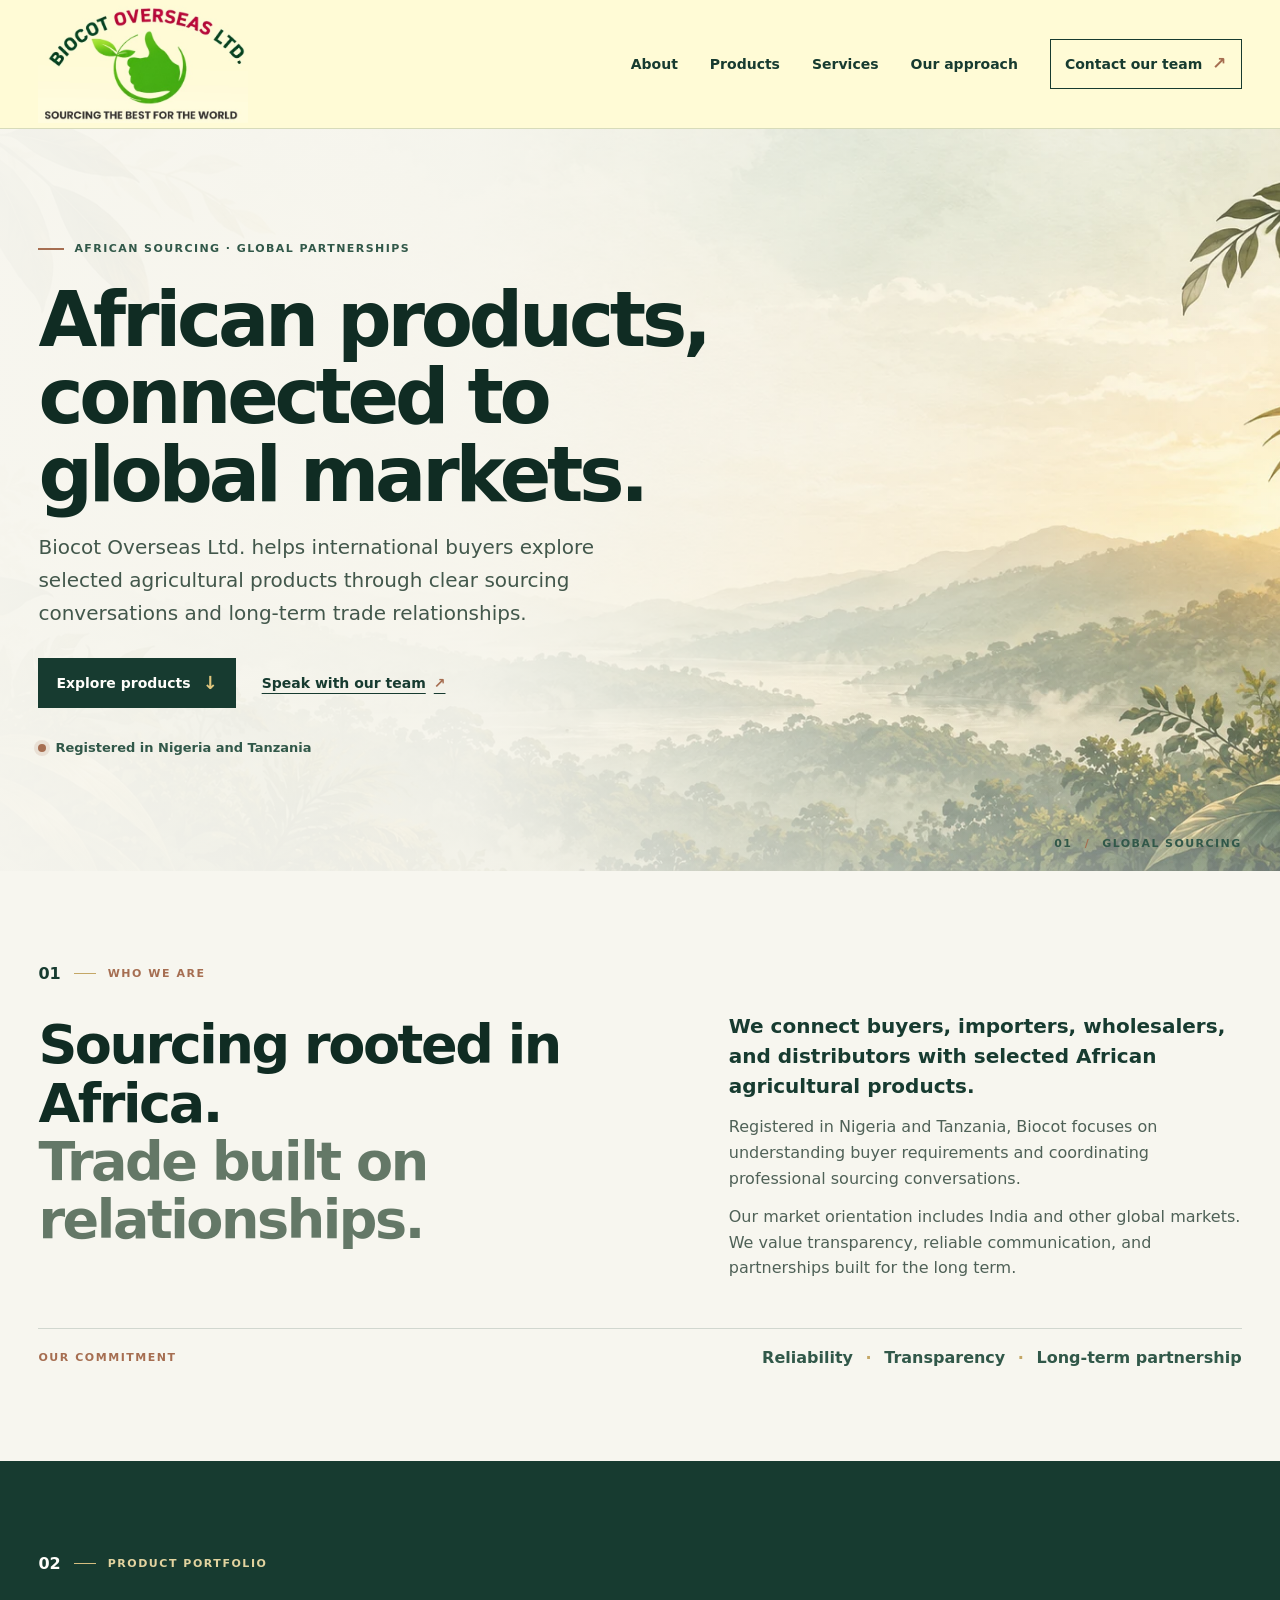
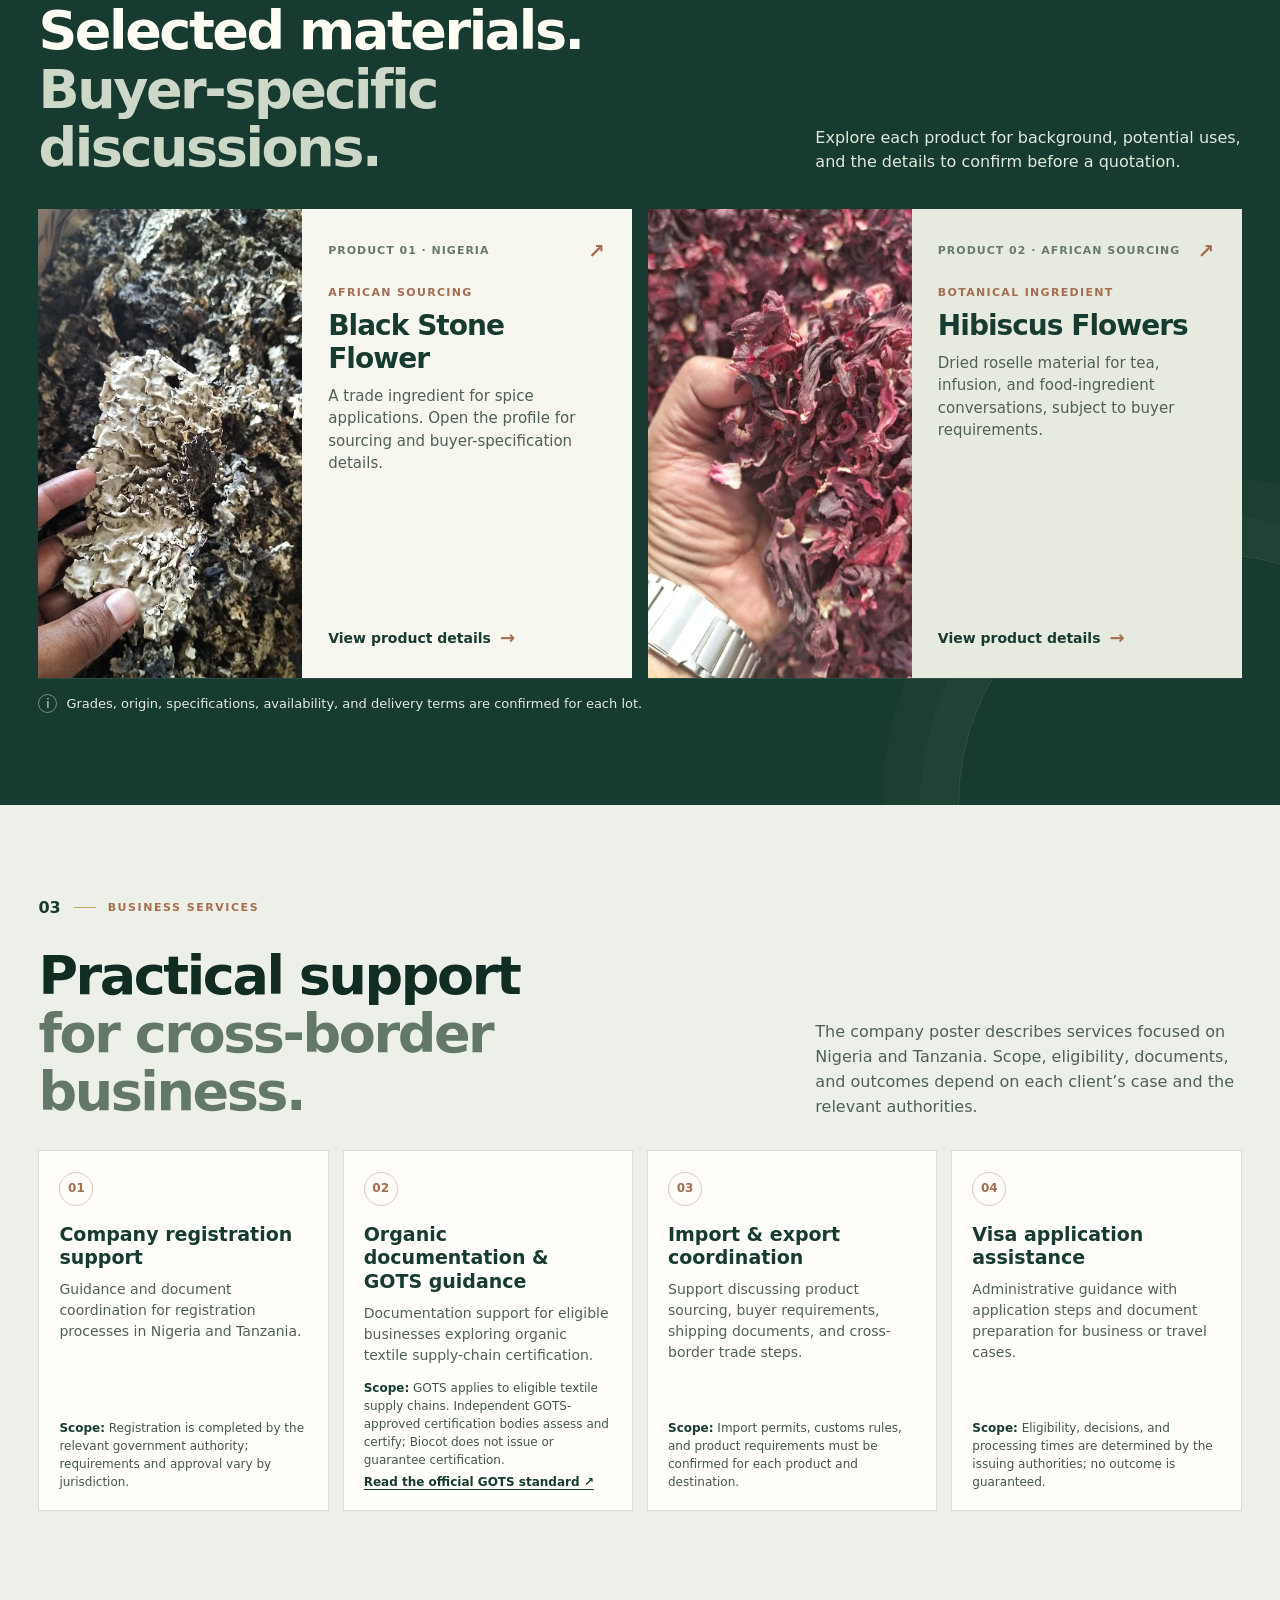
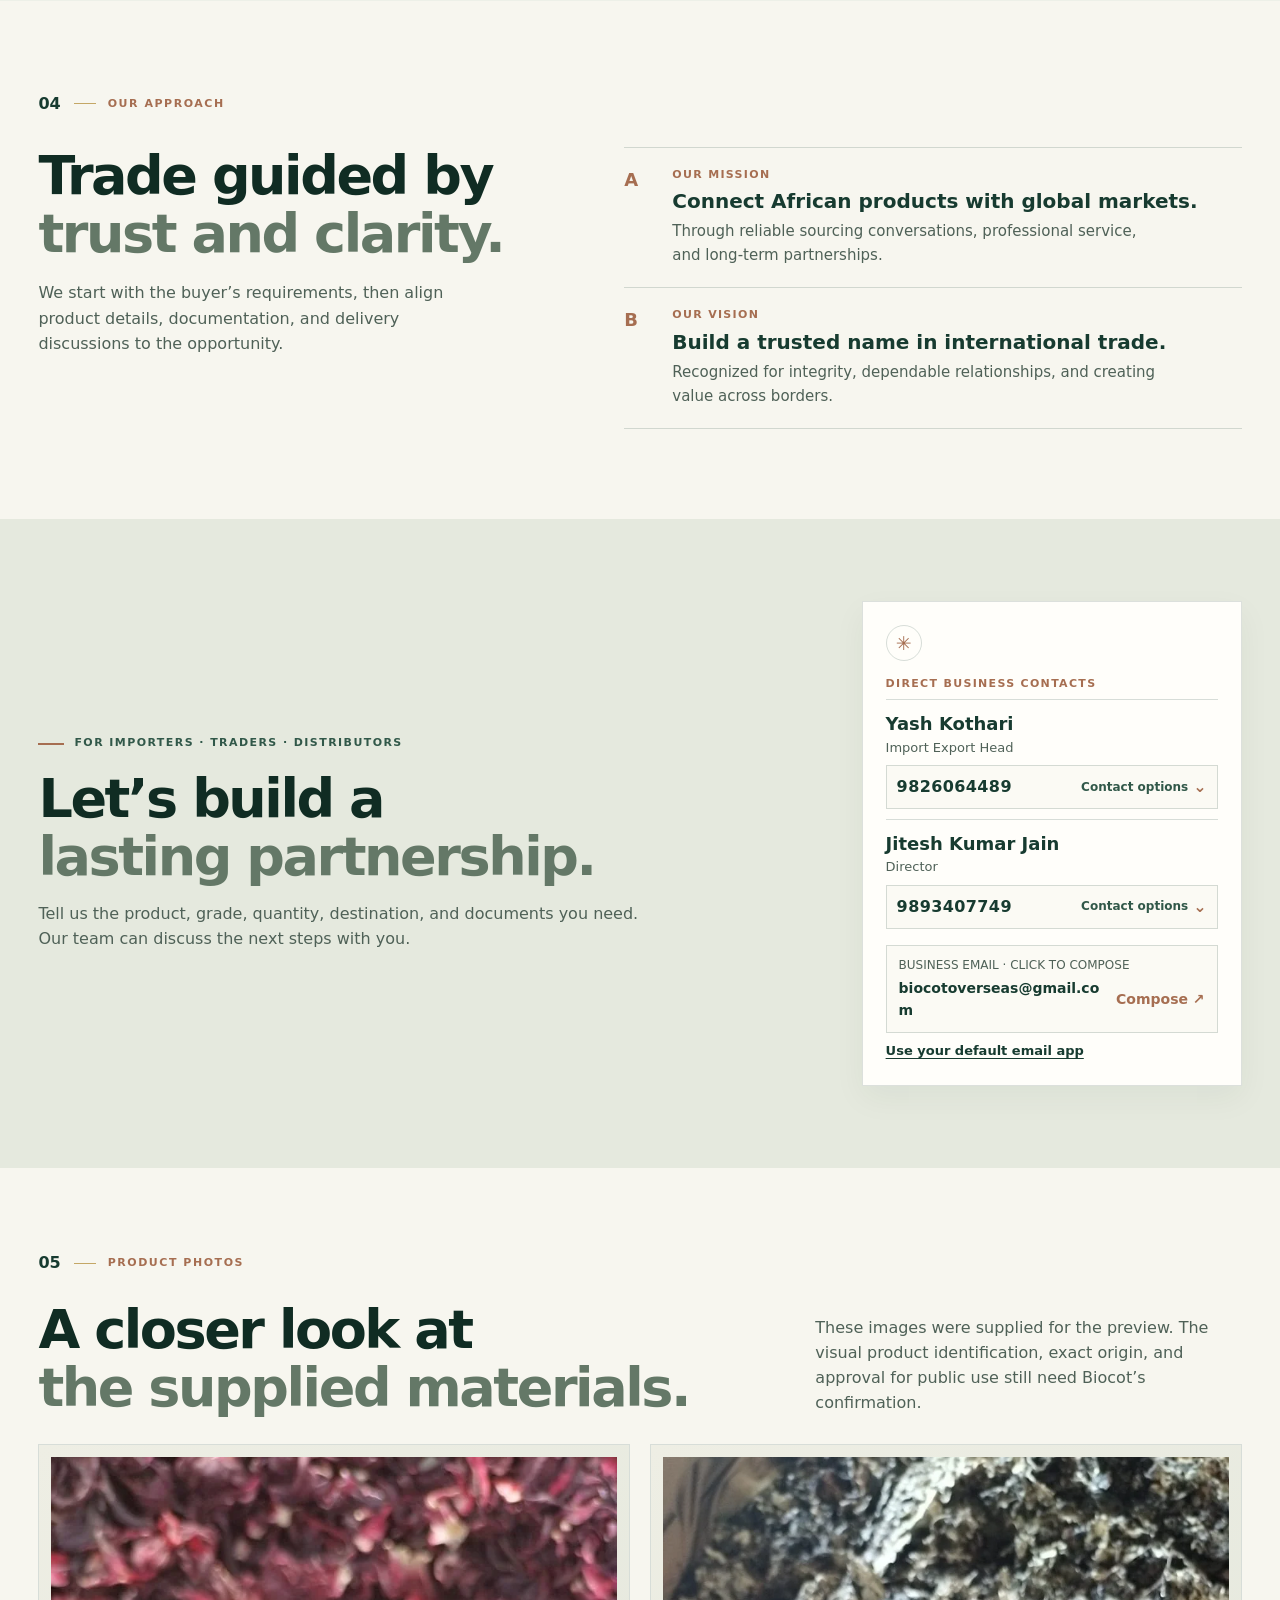
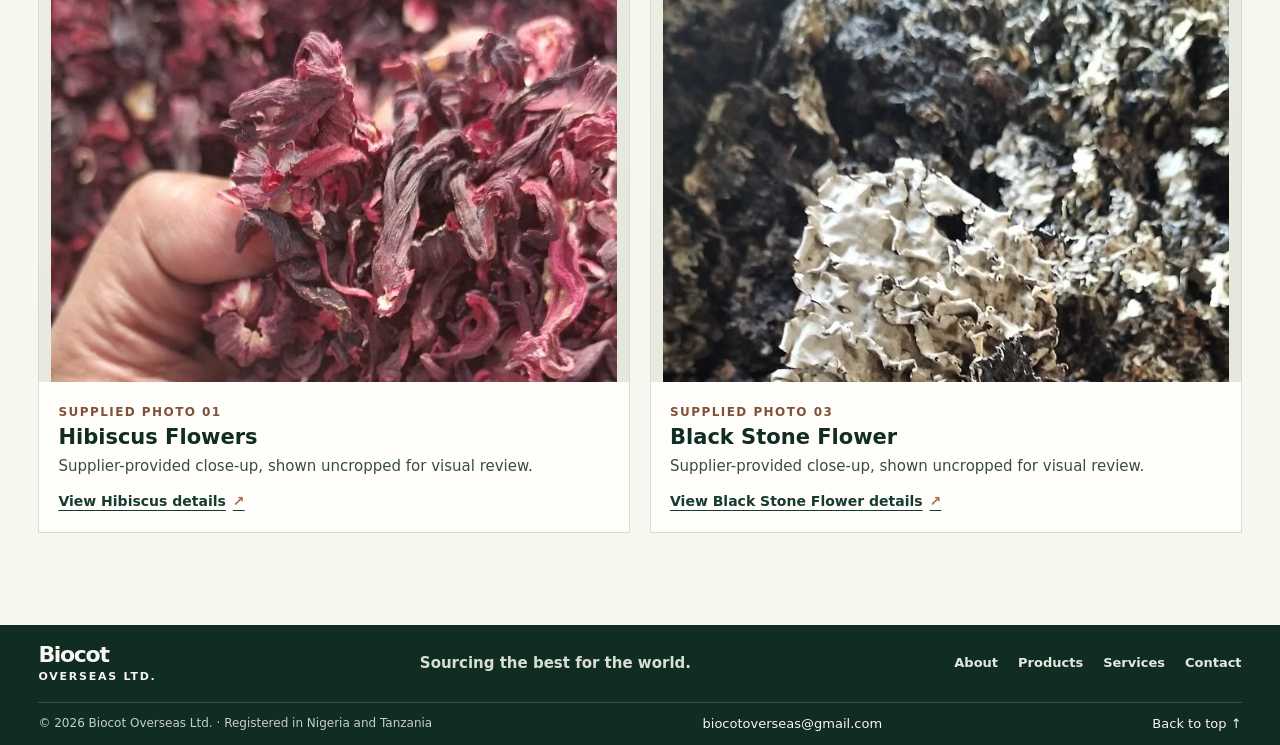
<file: index.html>
<!doctype html>
<html lang="en">
<head>
  <meta charset="utf-8">
  <meta name="viewport" content="width=device-width, initial-scale=1">
  <meta name="theme-color" content="#173b30">
  <meta name="robots" content="noindex, nofollow">
  <meta name="description" content="Biocot Overseas Ltd. supports African product sourcing and cross-border business services, with a focus on Nigeria and Tanzania.">
  <title>Biocot Overseas Ltd. | Sourcing &amp; Trade Services</title>
  <link rel="stylesheet" href="styles.css">
  <script src="assets/site.js" defer></script>
</head>
<body>
  <a class="skip-link" href="#main">Skip to content</a>
  <header class="site-header">
    <div class="header-inner page-width">
      <a class="brand" href="index.html" aria-label="Biocot Overseas Ltd. home"><img class="brand-logo" src="assets/biocot-logo.png" alt="Biocot Overseas Ltd. — Sourcing the best for the world" width="550" height="311"></a>
      <nav class="desktop-nav" aria-label="Primary navigation">
        <a href="#about">About</a><a href="#products">Products</a><a href="#services">Services</a><a href="#approach">Our approach</a><a class="nav-cta" href="#partnership">Contact our team <span aria-hidden="true">↗</span></a>
      </nav>
      <details class="mobile-nav">
        <summary aria-label="Open navigation menu"><span></span><span></span><span></span></summary>
        <nav aria-label="Mobile navigation"><a href="#about">About</a><a href="#products">Products</a><a href="#services">Services</a><a href="#approach">Our approach</a><a href="#partnership">Contact our team</a></nav>
      </details>
    </div>
  </header>

  <main id="main">
    <section class="hero" id="top" aria-labelledby="hero-title">
      <div class="hero-art" aria-hidden="true"></div>
      <div class="page-width hero-content">
        <p class="eyebrow"><span></span> AFRICAN SOURCING · GLOBAL PARTNERSHIPS</p>
        <h1 id="hero-title">African products, connected to global markets.</h1>
        <p class="hero-lede">Biocot Overseas Ltd. helps international buyers explore selected agricultural products through clear sourcing conversations and long-term trade relationships.</p>
        <div class="hero-actions"><a class="button" href="#products">Explore products <span aria-hidden="true">↓</span></a><a class="inline-link" href="#partnership">Speak with our team <span aria-hidden="true">↗</span></a></div>
        <p class="hero-note"><span class="status-dot"></span> Registered in Nigeria and Tanzania</p>
      </div>
      <span class="hero-index" aria-hidden="true">01 <b>/</b> GLOBAL SOURCING</span>
    </section>

    <section class="section page-width" id="about" aria-labelledby="about-title">
      <div class="kicker"><b>01</b><span>WHO WE ARE</span></div>
      <div class="about-grid" data-reveal>
        <h2 id="about-title">Sourcing rooted in Africa.<br><span>Trade built on relationships.</span></h2>
        <div class="body-copy">
          <p class="large-copy">We connect buyers, importers, wholesalers, and distributors with selected African agricultural products.</p>
          <p>Registered in Nigeria and Tanzania, Biocot focuses on understanding buyer requirements and coordinating professional sourcing conversations.</p>
          <p>Our market orientation includes India and other global markets. We value transparency, reliable communication, and partnerships built for the long term.</p>
        </div>
      </div>
      <div class="commitment" data-reveal><span>OUR COMMITMENT</span><p>Reliability <b>·</b> Transparency <b>·</b> Long-term partnership</p></div>
    </section>

    <section class="products-section" id="products" aria-labelledby="products-title">
      <div class="page-width section">
          <div class="kicker light"><b>02</b><span>PRODUCT PORTFOLIO</span></div>
        <div class="section-heading" data-reveal>
          <h2 id="products-title">Selected materials.<br><span>Buyer-specific discussions.</span></h2>
          <p>Explore each product for background, potential uses, and the details to confirm before a quotation.</p>
        </div>
        <div class="product-grid">
          <a class="product-card" href="black-stone-flower.html" data-reveal>
            <span class="product-card-media"><img src="assets/products/black-stone-flower-closeup.webp" alt="Supplier-provided close view of lichen-like material identified visually as Black Stone Flower" loading="lazy" decoding="async" width="899" height="1599"></span>
            <span class="product-card-copy">
              <span class="card-top"><span>PRODUCT 01 · NIGERIA</span><span class="card-arrow" aria-hidden="true">↗</span></span>
              <span class="origin">AFRICAN SOURCING</span>
              <span class="card-title">Black Stone Flower</span>
              <span class="card-description">A trade ingredient for spice applications. Open the profile for sourcing and buyer-specification details.</span>
              <span class="card-action">View product details <span aria-hidden="true">→</span></span>
            </span>
          </a>
          <a class="product-card card-sage" href="hibiscus-flower.html" data-reveal>
            <span class="product-card-media"><img src="assets/products/hibiscus-closeup.webp" alt="Supplier-provided close view of red dried material identified visually as Hibiscus" loading="lazy" decoding="async" width="720" height="1280"></span>
            <span class="product-card-copy">
              <span class="card-top"><span>PRODUCT 02 · AFRICAN SOURCING</span><span class="card-arrow" aria-hidden="true">↗</span></span>
              <span class="origin">BOTANICAL INGREDIENT</span>
              <span class="card-title">Hibiscus Flowers</span>
              <span class="card-description">Dried roselle material for tea, infusion, and food-ingredient conversations, subject to buyer requirements.</span>
              <span class="card-action">View product details <span aria-hidden="true">→</span></span>
            </span>
          </a>
        </div>
        <p class="product-note"><span aria-hidden="true">i</span> Grades, origin, specifications, availability, and delivery terms are confirmed for each lot.</p>
      </div>
    </section>

    <section class="services-section" id="services" aria-labelledby="services-title">
      <div class="page-width section">
        <div class="kicker"><b>03</b><span>BUSINESS SERVICES</span></div>
        <div class="section-heading services-heading" data-reveal>
          <h2 id="services-title">Practical support<br><span>for cross-border business.</span></h2>
          <p>The company poster describes services focused on Nigeria and Tanzania. Scope, eligibility, documents, and outcomes depend on each client’s case and the relevant authorities.</p>
        </div>
        <div class="service-grid">
          <article class="service-card" data-reveal>
            <span class="service-number">01</span><h3>Company registration support</h3>
            <p>Guidance and document coordination for registration processes in Nigeria and Tanzania.</p>
            <p class="service-boundary"><strong>Scope:</strong> Registration is completed by the relevant government authority; requirements and approval vary by jurisdiction.</p>
          </article>
          <article class="service-card" data-reveal>
            <span class="service-number">02</span><h3>Organic documentation &amp; GOTS guidance</h3>
            <p>Documentation support for eligible businesses exploring organic textile supply-chain certification.</p>
            <p class="service-boundary"><strong>Scope:</strong> GOTS applies to eligible textile supply chains. Independent GOTS-approved certification bodies assess and certify; Biocot does not issue or guarantee certification. <a href="https://global-standard.org/images/resource-library/documents/standard-and-manual/GOTS_v8.0_signed.pdf" target="_blank" rel="noopener noreferrer">Read the official GOTS standard ↗</a></p>
          </article>
          <article class="service-card" data-reveal>
            <span class="service-number">03</span><h3>Import &amp; export coordination</h3>
            <p>Support discussing product sourcing, buyer requirements, shipping documents, and cross-border trade steps.</p>
            <p class="service-boundary"><strong>Scope:</strong> Import permits, customs rules, and product requirements must be confirmed for each product and destination.</p>
          </article>
          <article class="service-card" data-reveal>
            <span class="service-number">04</span><h3>Visa application assistance</h3>
            <p>Administrative guidance with application steps and document preparation for business or travel cases.</p>
            <p class="service-boundary"><strong>Scope:</strong> Eligibility, decisions, and processing times are determined by the issuing authorities; no outcome is guaranteed.</p>
          </article>
        </div>
      </div>
    </section>

    <section class="section page-width" id="approach" aria-labelledby="approach-title">
      <div class="kicker"><b>04</b><span>OUR APPROACH</span></div>
      <div class="approach-grid" data-reveal>
        <div><h2 id="approach-title">Trade guided by<br><span>trust and clarity.</span></h2><p class="approach-intro">We start with the buyer’s requirements, then align product details, documentation, and delivery discussions to the opportunity.</p></div>
        <div class="purpose-list">
          <article><span>A</span><div><p class="origin">OUR MISSION</p><h3>Connect African products with global markets.</h3><p>Through reliable sourcing conversations, professional service, and long-term partnerships.</p></div></article>
          <article><span>B</span><div><p class="origin">OUR VISION</p><h3>Build a trusted name in international trade.</h3><p>Recognized for integrity, dependable relationships, and creating value across borders.</p></div></article>
        </div>
      </div>
    </section>

    <section class="partnership" id="partnership" aria-labelledby="partnership-title">
      <div class="page-width partnership-grid">
        <div data-reveal>
          <p class="eyebrow"><span></span> FOR IMPORTERS · TRADERS · DISTRIBUTORS</p>
          <h2 id="partnership-title">Let’s build a<br><span>lasting partnership.</span></h2>
          <p>Tell us the product, grade, quantity, destination, and documents you need. Our team can discuss the next steps with you.</p>
        </div>
        <aside class="contact-card" aria-label="Business contacts" data-reveal>
          <span class="contact-icon" aria-hidden="true">✳</span>
          <p class="origin">DIRECT BUSINESS CONTACTS</p>
          <div class="contact-person">
            <h3>Yash Kothari</h3><p class="contact-role">Import Export Head</p>
            <details class="contact-actions" data-contact-menu>
              <summary aria-label="Open contact options for Yash Kothari"><span class="contact-number">9826064489</span><span class="tap-hint">Contact options <b aria-hidden="true">⌄</b></span></summary>
              <div class="action-menu"><button type="button" data-copy="+919826064489">Copy number</button><a href="tel:+919826064489">Call</a><a href="https://wa.me/919826064489?text=Hello%20Yash%2C%20I%27m%20contacting%20you%20about%20Biocot%20Overseas%20products." target="_blank" rel="noopener noreferrer">WhatsApp</a></div>
              <span class="copy-status" aria-live="polite"></span>
            </details>
          </div>
          <div class="contact-person">
            <h3>Jitesh Kumar Jain</h3><p class="contact-role">Director</p>
            <details class="contact-actions" data-contact-menu>
              <summary aria-label="Open contact options for Jitesh Kumar Jain"><span class="contact-number">9893407749</span><span class="tap-hint">Contact options <b aria-hidden="true">⌄</b></span></summary>
              <div class="action-menu"><button type="button" data-copy="+919893407749">Copy number</button><a href="tel:+919893407749">Call</a><a href="https://wa.me/919893407749?text=Hello%20Jitesh%2C%20I%27m%20contacting%20you%20about%20Biocot%20Overseas." target="_blank" rel="noopener noreferrer">WhatsApp</a></div>
              <span class="copy-status" aria-live="polite"></span>
            </details>
          </div>
          <a class="business-email" href="https://mail.google.com/mail/?view=cm&amp;fs=1&amp;to=biocotoverseas%40gmail.com&amp;su=Business%20inquiry%20-%20Biocot%20Overseas%20Ltd." target="_blank" rel="noopener noreferrer" aria-label="Compose an email to biocotoverseas@gmail.com in Gmail"><span>BUSINESS EMAIL · CLICK TO COMPOSE</span><strong>biocotoverseas@gmail.com</strong><span class="email-compose-label">Compose ↗</span></a>
          <a class="email-fallback" href="mailto:biocotoverseas@gmail.com?subject=Business%20inquiry%20-%20Biocot%20Overseas%20Ltd.">Use your default email app</a>
        </aside>
      </div>
    </section>

    <section class="gallery section page-width" id="gallery" aria-labelledby="gallery-title">
      <div class="kicker"><b>05</b><span>PRODUCT PHOTOS</span></div>
      <div class="section-heading gallery-heading" data-reveal>
        <h2 id="gallery-title">A closer look at<br><span>the supplied materials.</span></h2>
        <p>These images were supplied for the preview. The visual product identification, exact origin, and approval for public use still need Biocot’s confirmation.</p>
      </div>
      <div class="gallery-grid">
        <figure class="gallery-photo" data-reveal><div class="gallery-image"><img src="assets/products/hibiscus-closeup.webp" alt="Supplier photo 1: red dried material identified by Biocot as Hibiscus Flowers" loading="lazy" decoding="async" width="720" height="1280"></div><figcaption><span class="origin">SUPPLIED PHOTO 01</span><h3>Hibiscus Flowers</h3><p>Supplier-provided close-up, shown uncropped for visual review.</p><a class="gallery-link" href="hibiscus-flower.html">View Hibiscus details <span aria-hidden="true">↗</span></a></figcaption></figure>
        <figure class="gallery-photo" data-reveal><div class="gallery-image"><img src="assets/products/black-stone-flower-closeup.webp" alt="Supplier photo 3: pale and dark lichen-like material identified by Biocot as Black Stone Flower" loading="lazy" decoding="async" width="899" height="1599"></div><figcaption><span class="origin">SUPPLIED PHOTO 03</span><h3>Black Stone Flower</h3><p>Supplier-provided close-up, shown uncropped for visual review.</p><a class="gallery-link" href="black-stone-flower.html">View Black Stone Flower details <span aria-hidden="true">↗</span></a></figcaption></figure>
      </div>
    </section>
  </main>

  <footer class="site-footer">
    <div class="page-width footer-main">
      <a class="brand brand-footer" href="index.html" aria-label="Biocot Overseas Ltd. back to top"><span class="brand-copy"><strong>Biocot</strong><small>OVERSEAS LTD.</small></span></a>
      <p class="footer-line">Sourcing the best for the world.</p>
      <nav class="footer-nav" aria-label="Footer navigation"><a href="#about">About</a><a href="#products">Products</a><a href="#services">Services</a><a href="#partnership">Contact</a></nav>
    </div>
    <div class="page-width footer-bottom"><span>© 2026 Biocot Overseas Ltd. · Registered in Nigeria and Tanzania</span><a href="https://mail.google.com/mail/?view=cm&amp;fs=1&amp;to=biocotoverseas%40gmail.com&amp;su=Business%20inquiry%20-%20Biocot%20Overseas%20Ltd." target="_blank" rel="noopener noreferrer" aria-label="Compose an email to Biocot Overseas Ltd. in Gmail">biocotoverseas@gmail.com</a><a href="#top">Back to top ↑</a></div>
  </footer>
</body>
</html>
</file>
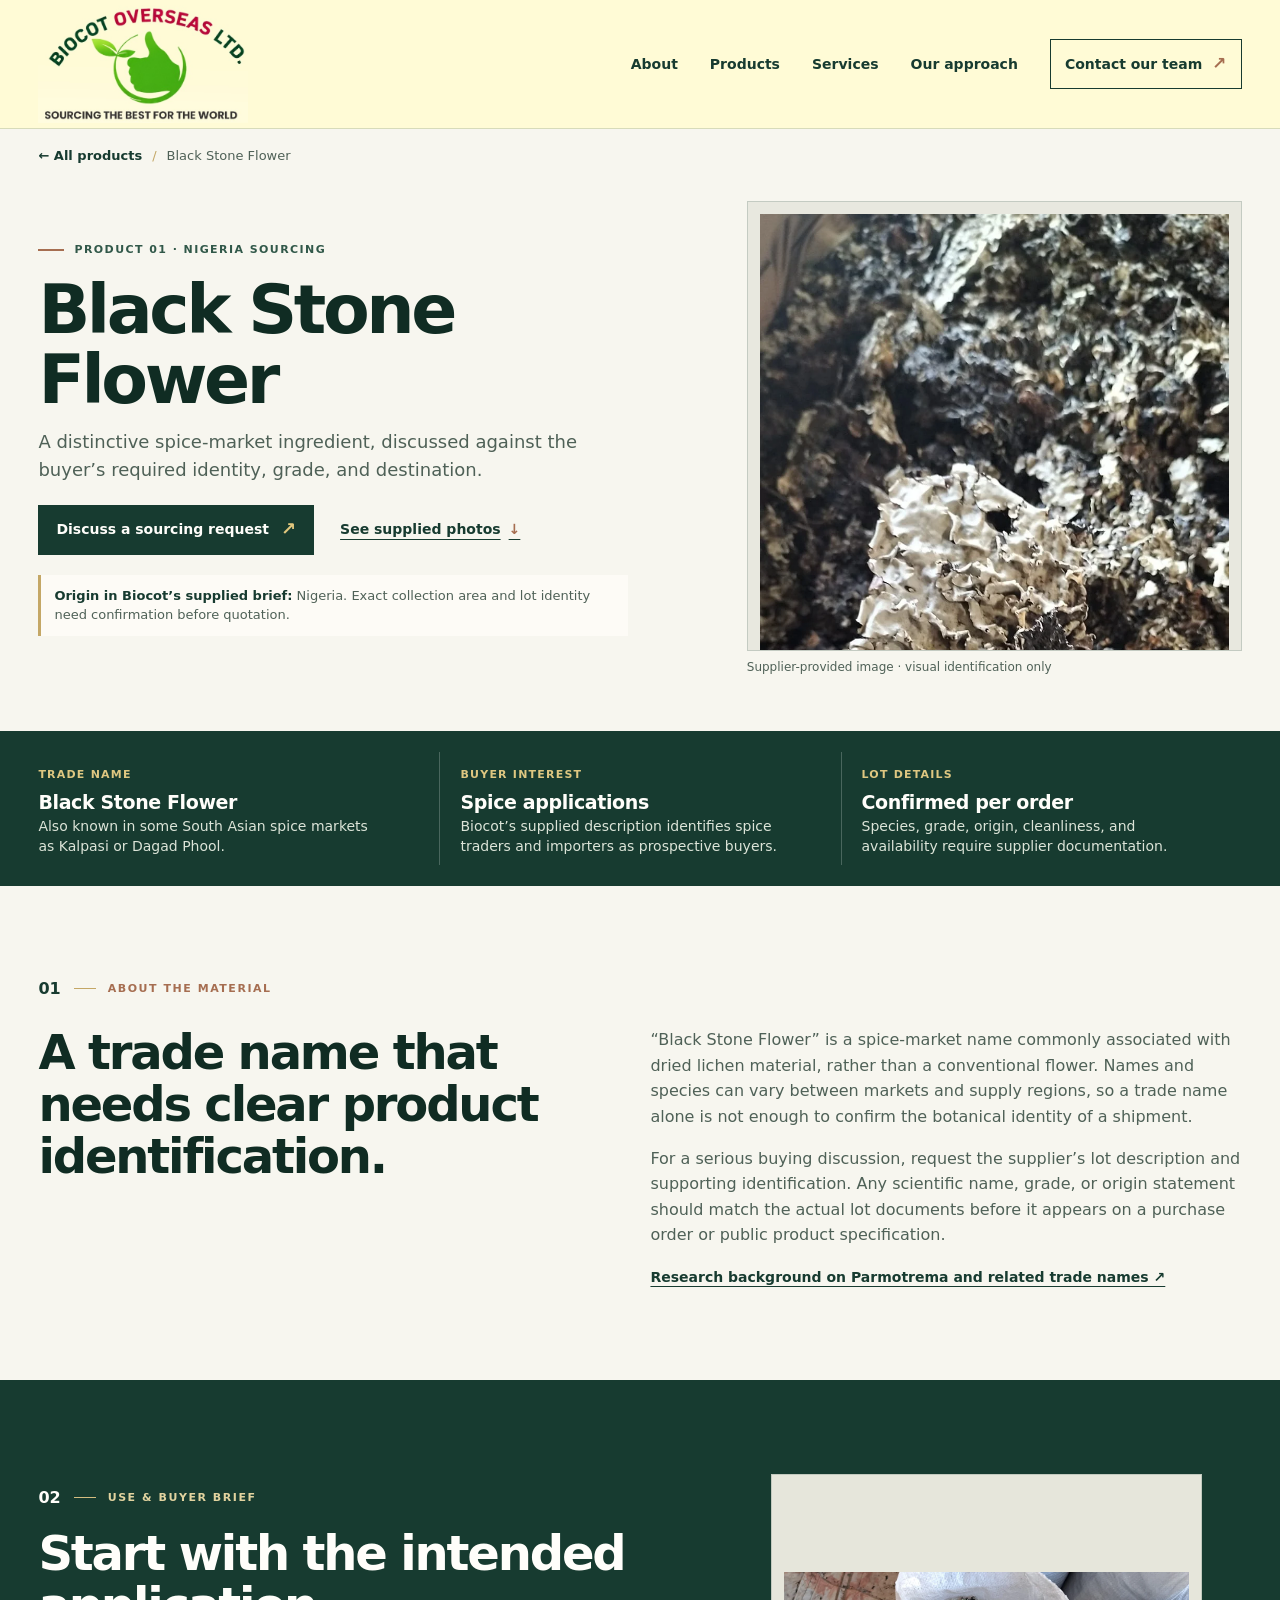
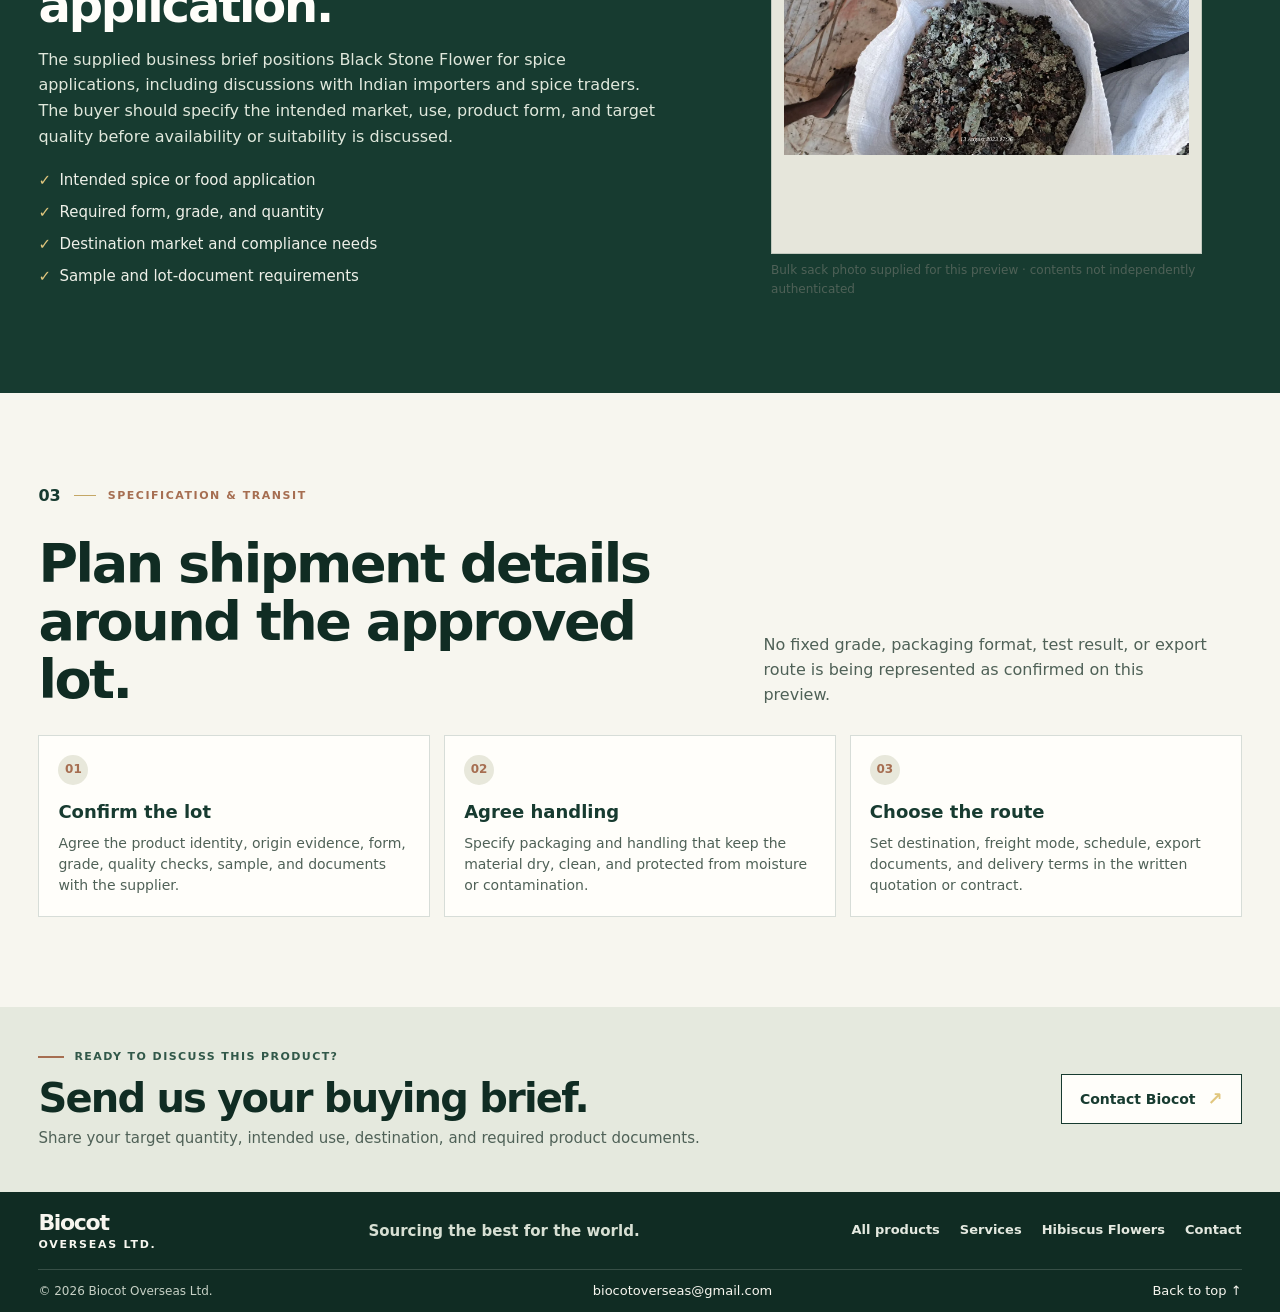
<file: black-stone-flower.html>
<!doctype html>
<html lang="en">
<head>
  <meta charset="utf-8">
  <meta name="viewport" content="width=device-width, initial-scale=1">
  <meta name="theme-color" content="#173b30">
  <meta name="robots" content="noindex, nofollow">
  <meta name="description" content="Learn about Biocot Overseas Ltd.'s Black Stone Flower sourcing conversations, buyer uses, lot confirmation, and export planning.">
  <title>Black Stone Flower | Biocot Overseas Ltd.</title>
  <link rel="stylesheet" href="styles.css">
  <script src="assets/site.js" defer></script>
</head>
<body class="product-detail-page">
  <a class="skip-link" href="#main">Skip to content</a>
  <header class="site-header">
    <div class="header-inner page-width">
      <a class="brand" href="index.html" aria-label="Biocot Overseas Ltd. home"><img class="brand-logo" src="assets/biocot-logo.png" alt="Biocot Overseas Ltd. — Sourcing the best for the world" width="550" height="311"></a>
      <nav class="desktop-nav" aria-label="Primary navigation"><a href="index.html#about">About</a><a href="index.html#products">Products</a><a href="index.html#services">Services</a><a href="index.html#approach">Our approach</a><a class="nav-cta" href="index.html#partnership">Contact our team <span aria-hidden="true">↗</span></a></nav>
      <details class="mobile-nav"><summary aria-label="Open navigation menu"><span></span><span></span><span></span></summary><nav aria-label="Mobile navigation"><a href="index.html#about">About</a><a href="index.html#products">Products</a><a href="index.html#services">Services</a><a href="index.html#approach">Our approach</a><a href="index.html#partnership">Contact our team</a></nav></details>
    </div>
  </header>
  <main id="main">
    <nav class="breadcrumb page-width" aria-label="Breadcrumb"><a href="index.html#products">← All products</a><span>/</span><span>Black Stone Flower</span></nav>
    <section class="product-hero page-width" aria-labelledby="product-title">
      <div class="product-hero-copy" data-reveal>
        <p class="eyebrow"><span></span> PRODUCT 01 · NIGERIA SOURCING</p>
        <h1 id="product-title">Black Stone Flower</h1>
        <p class="product-subtitle">A distinctive spice-market ingredient, discussed against the buyer’s required identity, grade, and destination.</p>
        <div class="hero-actions"><a class="button" href="index.html#partnership">Discuss a sourcing request <span aria-hidden="true">↗</span></a><a class="inline-link" href="index.html#gallery">See supplied photos <span aria-hidden="true">↓</span></a></div>
        <p class="provenance-note"><strong>Origin in Biocot’s supplied brief:</strong> Nigeria. Exact collection area and lot identity need confirmation before quotation.</p>
      </div>
      <figure class="product-hero-photo" data-reveal>
        <div class="detail-image"><img src="assets/products/black-stone-flower-closeup.webp" alt="Supplier-provided close-up of pale and dark flaky material, visually identified as Black Stone Flower" width="899" height="1599" decoding="async"></div>
        <figcaption>Supplier-provided image · visual identification only</figcaption>
      </figure>
    </section>

    <section class="product-facts" aria-label="Product overview">
      <div class="page-width fact-grid">
        <article data-reveal><span>TRADE NAME</span><h2>Black Stone Flower</h2><p>Also known in some South Asian spice markets as Kalpasi or Dagad Phool.</p></article>
        <article data-reveal><span>BUYER INTEREST</span><h2>Spice applications</h2><p>Biocot’s supplied description identifies spice traders and importers as prospective buyers.</p></article>
        <article data-reveal><span>LOT DETAILS</span><h2>Confirmed per order</h2><p>Species, grade, origin, cleanliness, and availability require supplier documentation.</p></article>
      </div>
    </section>

    <section class="section page-width product-info" aria-labelledby="about-material">
      <div class="kicker"><b>01</b><span>ABOUT THE MATERIAL</span></div>
      <div class="detail-copy-grid" data-reveal>
        <h2 id="about-material">A trade name that needs clear product identification.</h2>
        <div>
          <p>“Black Stone Flower” is a spice-market name commonly associated with dried lichen material, rather than a conventional flower. Names and species can vary between markets and supply regions, so a trade name alone is not enough to confirm the botanical identity of a shipment.</p>
          <p>For a serious buying discussion, request the supplier’s lot description and supporting identification. Any scientific name, grade, or origin statement should match the actual lot documents before it appears on a purchase order or public product specification.</p>
          <p class="source-link"><a href="https://doi.org/10.1016/j.afres.2026.102141" target="_blank" rel="noopener noreferrer">Research background on Parmotrema and related trade names ↗</a></p>
        </div>
      </div>
    </section>

    <section class="handling-section">
      <div class="page-width handling-grid">
        <div class="handling-copy" data-reveal>
          <div class="kicker light"><b>02</b><span>USE &amp; BUYER BRIEF</span></div>
          <h2>Start with the intended application.</h2>
          <p>The supplied business brief positions Black Stone Flower for spice applications, including discussions with Indian importers and spice traders. The buyer should specify the intended market, use, product form, and target quality before availability or suitability is discussed.</p>
          <ul class="clean-list"><li>Intended spice or food application</li><li>Required form, grade, and quantity</li><li>Destination market and compliance needs</li><li>Sample and lot-document requirements</li></ul>
        </div>
        <figure class="handling-photo" data-reveal><div class="detail-image secondary"><img src="assets/products/black-stone-flower-sack.webp" alt="Supplier-provided photo of a sack containing flaky material visually identified as Black Stone Flower" loading="lazy" decoding="async" width="1400" height="631"></div><figcaption>Bulk sack photo supplied for this preview · contents not independently authenticated</figcaption></figure>
      </div>
    </section>

    <section class="section page-width" aria-labelledby="transit-title">
      <div class="kicker"><b>03</b><span>SPECIFICATION &amp; TRANSIT</span></div>
      <div class="section-heading detail-section-heading" data-reveal>
        <h2 id="transit-title">Plan shipment details around the approved lot.</h2>
        <p>No fixed grade, packaging format, test result, or export route is being represented as confirmed on this preview.</p>
      </div>
      <div class="process-grid">
        <article data-reveal><span>01</span><h3>Confirm the lot</h3><p>Agree the product identity, origin evidence, form, grade, quality checks, sample, and documents with the supplier.</p></article>
        <article data-reveal><span>02</span><h3>Agree handling</h3><p>Specify packaging and handling that keep the material dry, clean, and protected from moisture or contamination.</p></article>
        <article data-reveal><span>03</span><h3>Choose the route</h3><p>Set destination, freight mode, schedule, export documents, and delivery terms in the written quotation or contract.</p></article>
      </div>
    </section>

    <section class="product-contact">
      <div class="page-width product-contact-grid">
        <div><p class="eyebrow"><span></span> READY TO DISCUSS THIS PRODUCT?</p><h2>Send us your buying brief.</h2><p>Share your target quantity, intended use, destination, and required product documents.</p></div>
        <a class="button button-light" href="index.html#partnership">Contact Biocot <span aria-hidden="true">↗</span></a>
      </div>
    </section>
  </main>
  <footer class="site-footer"><div class="page-width footer-main"><a class="brand brand-footer" href="index.html"><span class="brand-copy"><strong>Biocot</strong><small>OVERSEAS LTD.</small></span></a><p class="footer-line">Sourcing the best for the world.</p><nav class="footer-nav" aria-label="Footer navigation"><a href="index.html#products">All products</a><a href="index.html#services">Services</a><a href="hibiscus-flower.html">Hibiscus Flowers</a><a href="index.html#partnership">Contact</a></nav></div><div class="page-width footer-bottom"><span>© 2026 Biocot Overseas Ltd.</span><a href="https://mail.google.com/mail/?view=cm&amp;fs=1&amp;to=biocotoverseas%40gmail.com&amp;su=Business%20inquiry%20-%20Biocot%20Overseas%20Ltd." target="_blank" rel="noopener noreferrer" aria-label="Compose an email to Biocot Overseas Ltd. in Gmail">biocotoverseas@gmail.com</a><a href="#top">Back to top ↑</a></div></footer>
</body>
</html>
</file>
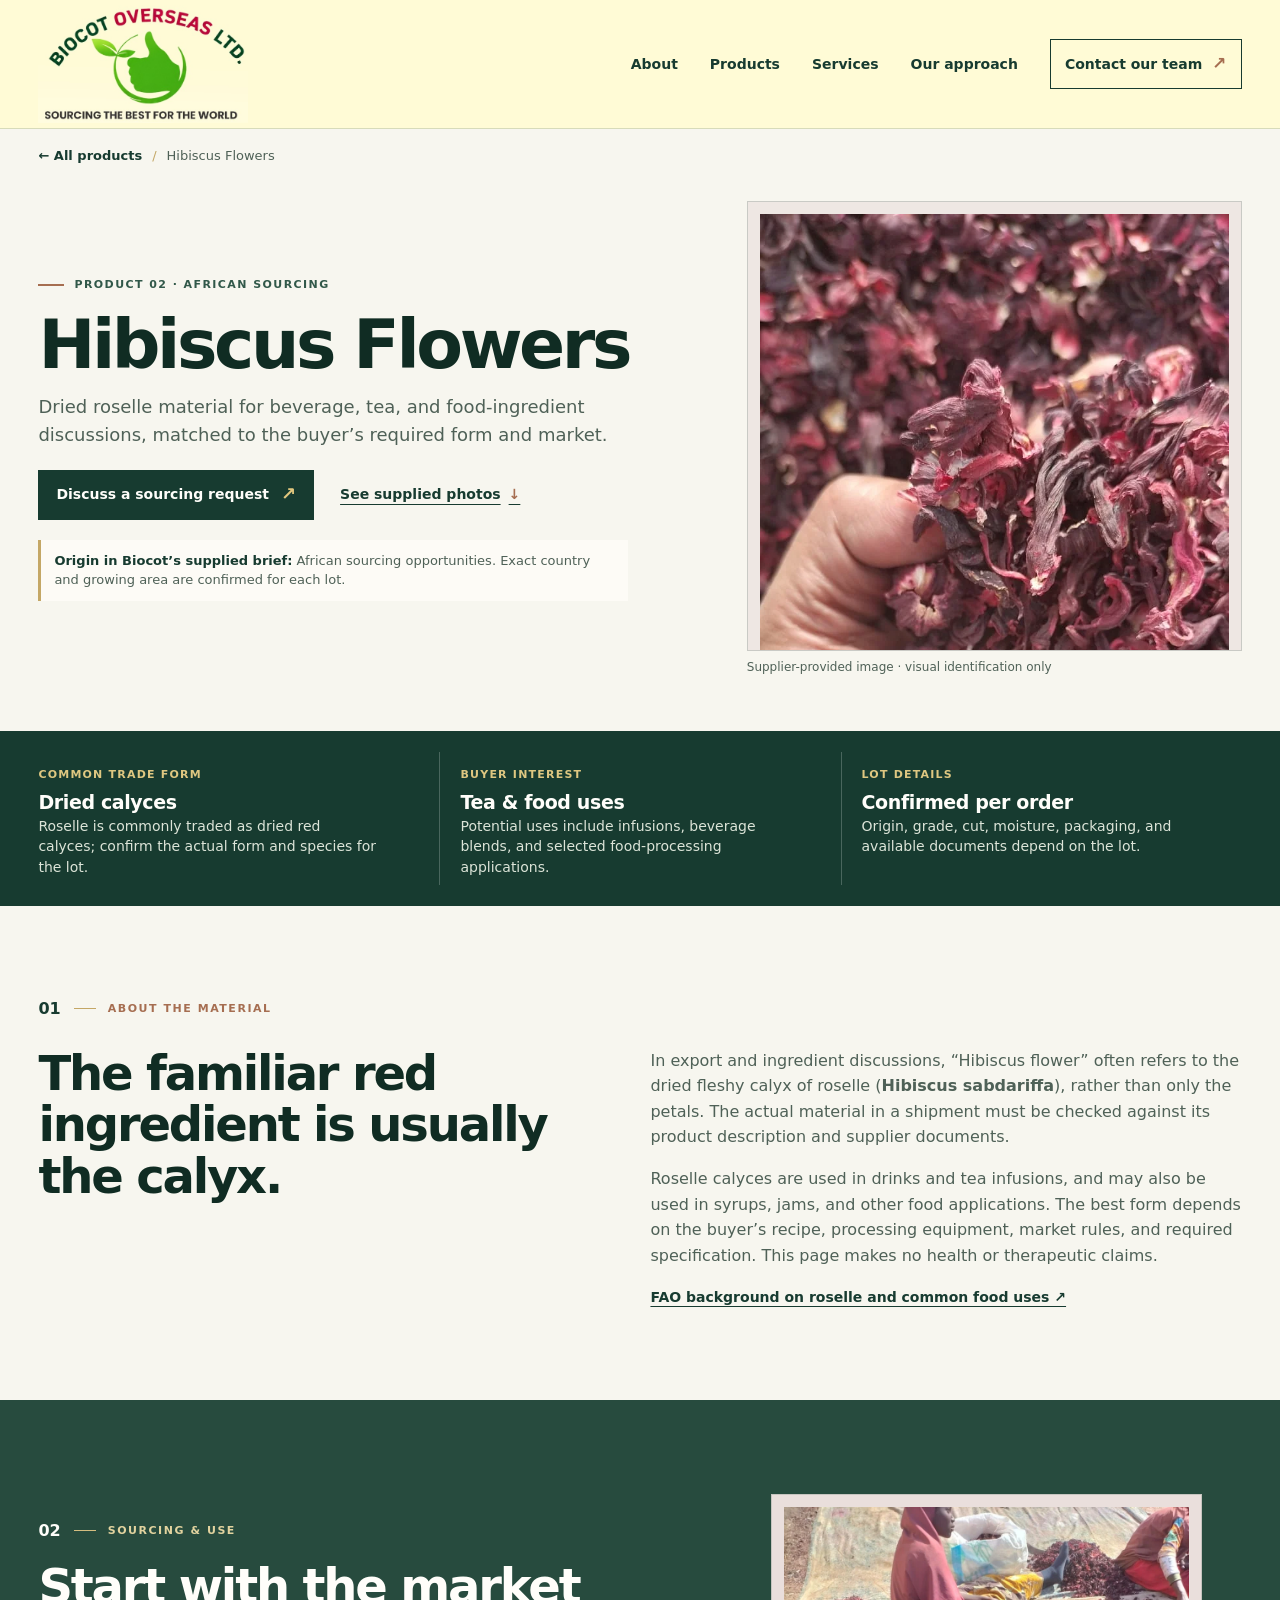
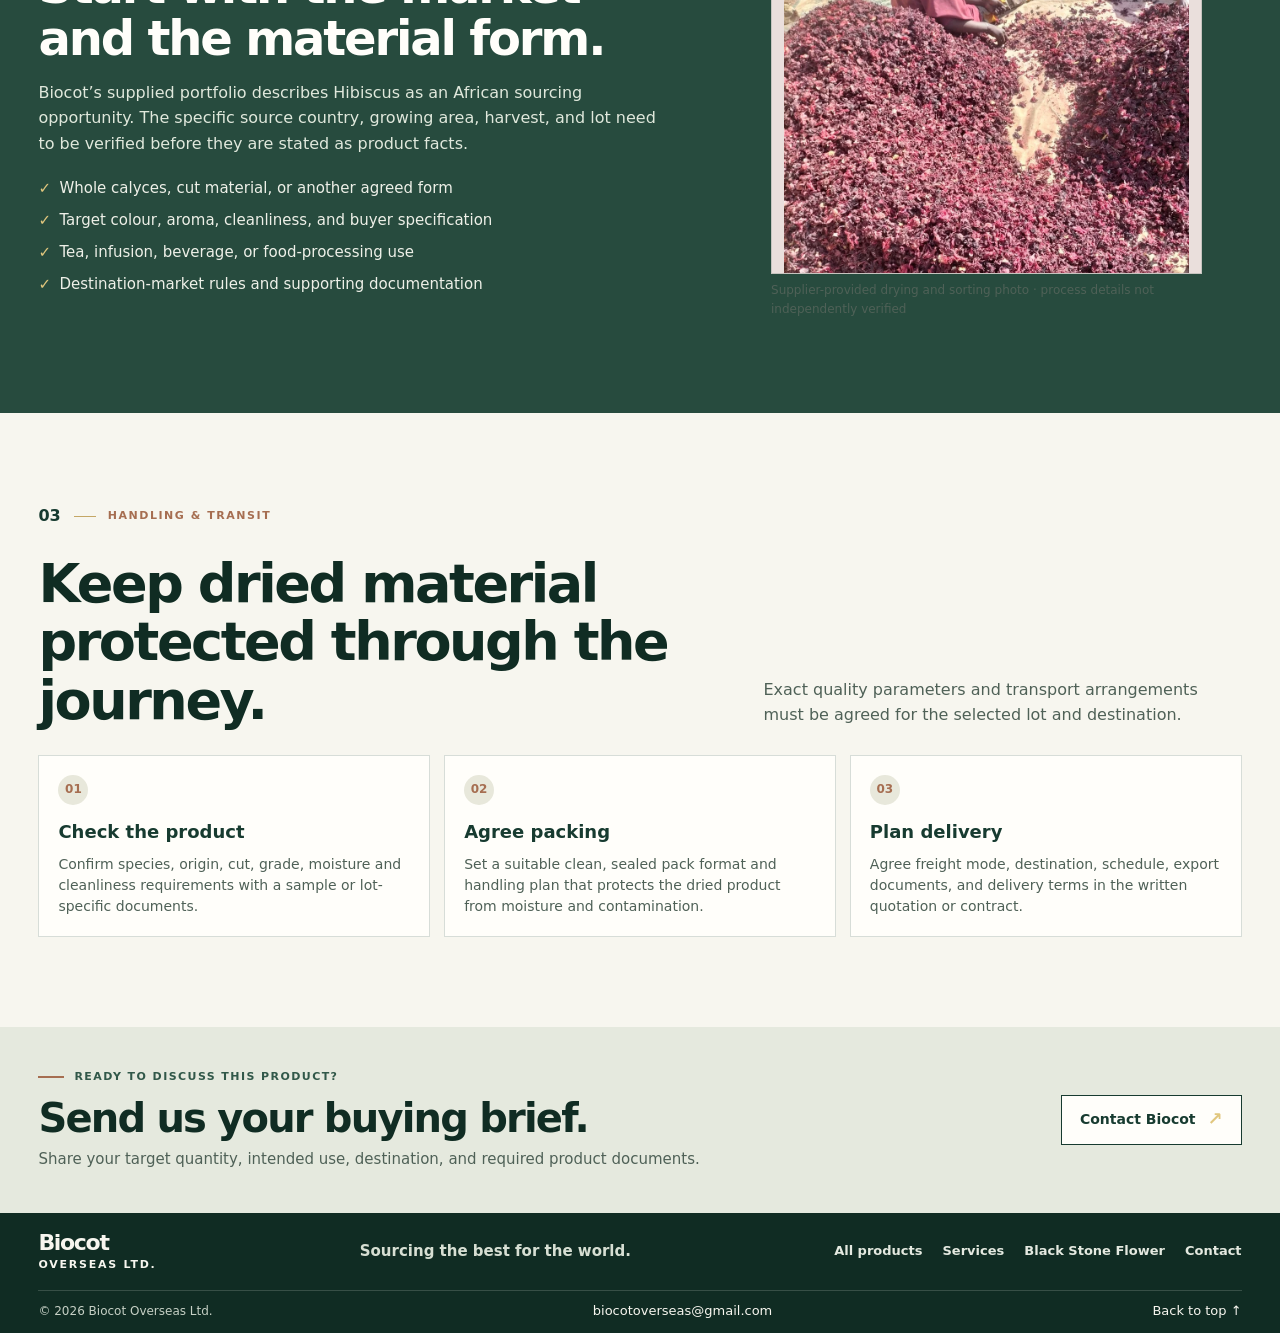
<file: hibiscus-flower.html>
<!doctype html>
<html lang="en">
<head>
  <meta charset="utf-8">
  <meta name="viewport" content="width=device-width, initial-scale=1">
  <meta name="theme-color" content="#173b30">
  <meta name="robots" content="noindex, nofollow">
  <meta name="description" content="Learn about Biocot Overseas Ltd.'s Hibiscus sourcing, roselle calyces, common uses, and order-specific export planning.">
  <title>Hibiscus Flowers | Biocot Overseas Ltd.</title>
  <link rel="stylesheet" href="styles.css">
  <script src="assets/site.js" defer></script>
</head>
<body class="product-detail-page hibiscus-page">
  <a class="skip-link" href="#main">Skip to content</a>
  <header class="site-header">
    <div class="header-inner page-width">
      <a class="brand" href="index.html" aria-label="Biocot Overseas Ltd. home"><img class="brand-logo" src="assets/biocot-logo.png" alt="Biocot Overseas Ltd. — Sourcing the best for the world" width="550" height="311"></a>
      <nav class="desktop-nav" aria-label="Primary navigation"><a href="index.html#about">About</a><a href="index.html#products">Products</a><a href="index.html#services">Services</a><a href="index.html#approach">Our approach</a><a class="nav-cta" href="index.html#partnership">Contact our team <span aria-hidden="true">↗</span></a></nav>
      <details class="mobile-nav"><summary aria-label="Open navigation menu"><span></span><span></span><span></span></summary><nav aria-label="Mobile navigation"><a href="index.html#about">About</a><a href="index.html#products">Products</a><a href="index.html#services">Services</a><a href="index.html#approach">Our approach</a><a href="index.html#partnership">Contact our team</a></nav></details>
    </div>
  </header>
  <main id="main">
    <nav class="breadcrumb page-width" aria-label="Breadcrumb"><a href="index.html#products">← All products</a><span>/</span><span>Hibiscus Flowers</span></nav>
    <section class="product-hero page-width" aria-labelledby="product-title">
      <div class="product-hero-copy" data-reveal>
        <p class="eyebrow"><span></span> PRODUCT 02 · AFRICAN SOURCING</p>
        <h1 id="product-title">Hibiscus Flowers</h1>
        <p class="product-subtitle">Dried roselle material for beverage, tea, and food-ingredient discussions, matched to the buyer’s required form and market.</p>
        <div class="hero-actions"><a class="button" href="index.html#partnership">Discuss a sourcing request <span aria-hidden="true">↗</span></a><a class="inline-link" href="index.html#gallery">See supplied photos <span aria-hidden="true">↓</span></a></div>
        <p class="provenance-note"><strong>Origin in Biocot’s supplied brief:</strong> African sourcing opportunities. Exact country and growing area are confirmed for each lot.</p>
      </div>
      <figure class="product-hero-photo" data-reveal>
        <div class="detail-image"><img src="assets/products/hibiscus-closeup.webp" alt="Supplier-provided close-up of red dried material visually identified as Hibiscus" width="720" height="1280" decoding="async"></div>
        <figcaption>Supplier-provided image · visual identification only</figcaption>
      </figure>
    </section>

    <section class="product-facts" aria-label="Product overview">
      <div class="page-width fact-grid">
        <article data-reveal><span>COMMON TRADE FORM</span><h2>Dried calyces</h2><p>Roselle is commonly traded as dried red calyces; confirm the actual form and species for the lot.</p></article>
        <article data-reveal><span>BUYER INTEREST</span><h2>Tea &amp; food uses</h2><p>Potential uses include infusions, beverage blends, and selected food-processing applications.</p></article>
        <article data-reveal><span>LOT DETAILS</span><h2>Confirmed per order</h2><p>Origin, grade, cut, moisture, packaging, and available documents depend on the lot.</p></article>
      </div>
    </section>

    <section class="section page-width product-info" aria-labelledby="about-material">
      <div class="kicker"><b>01</b><span>ABOUT THE MATERIAL</span></div>
      <div class="detail-copy-grid" data-reveal>
        <h2 id="about-material">The familiar red ingredient is usually the calyx.</h2>
        <div>
          <p>In export and ingredient discussions, “Hibiscus flower” often refers to the dried fleshy calyx of roselle (<span class="botanical-name">Hibiscus sabdariffa</span>), rather than only the petals. The actual material in a shipment must be checked against its product description and supplier documents.</p>
          <p>Roselle calyces are used in drinks and tea infusions, and may also be used in syrups, jams, and other food applications. The best form depends on the buyer’s recipe, processing equipment, market rules, and required specification. This page makes no health or therapeutic claims.</p>
          <p class="source-link"><a href="https://openknowledge.fao.org/3/cc5044en/cc5044en.pdf" target="_blank" rel="noopener noreferrer">FAO background on roselle and common food uses ↗</a></p>
        </div>
      </div>
    </section>

    <section class="handling-section">
      <div class="page-width handling-grid">
        <div class="handling-copy" data-reveal>
          <div class="kicker light"><b>02</b><span>SOURCING &amp; USE</span></div>
          <h2>Start with the market and the material form.</h2>
          <p>Biocot’s supplied portfolio describes Hibiscus as an African sourcing opportunity. The specific source country, growing area, harvest, and lot need to be verified before they are stated as product facts.</p>
          <ul class="clean-list"><li>Whole calyces, cut material, or another agreed form</li><li>Target colour, aroma, cleanliness, and buyer specification</li><li>Tea, infusion, beverage, or food-processing use</li><li>Destination-market rules and supporting documentation</li></ul>
        </div>
        <figure class="handling-photo" data-reveal><div class="detail-image secondary"><img src="assets/products/hibiscus-drying-lot.webp" alt="Supplier-provided photo of a large red dried lot visually identified as Hibiscus" loading="lazy" decoding="async" width="960" height="1280"></div><figcaption>Supplier-provided drying and sorting photo · process details not independently verified</figcaption></figure>
      </div>
    </section>

    <section class="section page-width" aria-labelledby="transit-title">
      <div class="kicker"><b>03</b><span>HANDLING &amp; TRANSIT</span></div>
      <div class="section-heading detail-section-heading" data-reveal>
        <h2 id="transit-title">Keep dried material protected through the journey.</h2>
        <p>Exact quality parameters and transport arrangements must be agreed for the selected lot and destination.</p>
      </div>
      <div class="process-grid">
        <article data-reveal><span>01</span><h3>Check the product</h3><p>Confirm species, origin, cut, grade, moisture and cleanliness requirements with a sample or lot-specific documents.</p></article>
        <article data-reveal><span>02</span><h3>Agree packing</h3><p>Set a suitable clean, sealed pack format and handling plan that protects the dried product from moisture and contamination.</p></article>
        <article data-reveal><span>03</span><h3>Plan delivery</h3><p>Agree freight mode, destination, schedule, export documents, and delivery terms in the written quotation or contract.</p></article>
      </div>
    </section>

    <section class="product-contact">
      <div class="page-width product-contact-grid">
        <div><p class="eyebrow"><span></span> READY TO DISCUSS THIS PRODUCT?</p><h2>Send us your buying brief.</h2><p>Share your target quantity, intended use, destination, and required product documents.</p></div>
        <a class="button button-light" href="index.html#partnership">Contact Biocot <span aria-hidden="true">↗</span></a>
      </div>
    </section>
  </main>
  <footer class="site-footer"><div class="page-width footer-main"><a class="brand brand-footer" href="index.html"><span class="brand-copy"><strong>Biocot</strong><small>OVERSEAS LTD.</small></span></a><p class="footer-line">Sourcing the best for the world.</p><nav class="footer-nav" aria-label="Footer navigation"><a href="index.html#products">All products</a><a href="index.html#services">Services</a><a href="black-stone-flower.html">Black Stone Flower</a><a href="index.html#partnership">Contact</a></nav></div><div class="page-width footer-bottom"><span>© 2026 Biocot Overseas Ltd.</span><a href="https://mail.google.com/mail/?view=cm&amp;fs=1&amp;to=biocotoverseas%40gmail.com&amp;su=Business%20inquiry%20-%20Biocot%20Overseas%20Ltd." target="_blank" rel="noopener noreferrer" aria-label="Compose an email to Biocot Overseas Ltd. in Gmail">biocotoverseas@gmail.com</a><a href="#top">Back to top ↑</a></div></footer>
</body>
</html>
</file>
<file: styles.css>
:root {
  color-scheme: light;
  --forest: #173b30;
  --deep: #102c23;
  --green: #315849;
  --sage: #dce4d7;
  --pale: #edf0e8;
  --ivory: #f7f6ef;
  --paper: #fffefa;
  --brand-cream: #fffbd6;
  --gold: #c4a766;
  --clay: #a66e51;
  --ink: #17352d;
  --body: #4f6157;
  --line: rgba(23,59,48,.17);
  --sans: "Aptos", "Segoe UI", system-ui, -apple-system, BlinkMacSystemFont, Arial, sans-serif;
  --page: 1480px;
  --gutter: clamp(20px, 3vw, 42px);
}
@view-transition { navigation: auto; }
* { box-sizing: border-box; }
html { scroll-behavior: smooth; scroll-padding-top: 148px; }
body { margin: 0; background: var(--ivory); color: var(--ink); font: 16px/1.6 var(--sans); -webkit-font-smoothing: antialiased; }
a { color: inherit; }
img { max-width: 100%; }
p { margin-top: 0; }
h1, h2, h3 { margin-top: 0; font-family: var(--sans); }
.page-width { width: min(var(--page), calc(100% - var(--gutter) * 2)); margin-inline: auto; }
a:focus-visible, button:focus-visible, summary:focus-visible { outline: 3px solid var(--clay); outline-offset: 4px; border-radius: 4px; }
.skip-link { position: fixed; z-index: 50; top: 12px; left: 12px; padding: 10px 14px; transform: translateY(-160%); background: var(--paper); color: var(--forest); border: 2px solid var(--forest); }
.skip-link:focus { transform: translateY(0); }

.site-header { position: sticky; z-index: 30; top: 0; background: var(--brand-cream); border-bottom: 1px solid var(--line); }
.header-inner { min-height: 128px; display: flex; align-items: center; justify-content: space-between; gap: 24px; }
.brand { display: inline-flex; flex: none; align-items: center; gap: 10px; text-decoration: none; color: var(--forest); }
.brand-logo { display: block; width: 210px; height: auto; background: var(--brand-cream); }
.brand-copy { display: flex; flex-direction: column; line-height: 1; }
.brand-copy strong { font-size: 22px; font-weight: 750; letter-spacing: -.06em; }
.brand-copy small { margin-top: 5px; font-size: 11px; font-weight: 750; letter-spacing: .16em; }
.desktop-nav, .footer-nav { display: flex; align-items: center; gap: clamp(16px, 2.5vw, 32px); }
.desktop-nav a, .footer-nav a { color: var(--forest); font-size: 14px; font-weight: 650; text-decoration: none; }
.desktop-nav a:hover, .footer-nav a:hover { color: var(--clay); }
.desktop-nav .nav-cta { display: inline-flex; align-items: center; gap: 10px; padding: 10px 14px; border: 1px solid var(--forest); }
.nav-cta span { color: var(--clay); font-size: 17px; }
.mobile-nav { display: none; position: relative; }
.mobile-nav summary { display: grid; width: 44px; height: 44px; place-content: center; gap: 5px; cursor: pointer; list-style: none; border: 1px solid var(--line); }
.mobile-nav summary::-webkit-details-marker { display: none; }
.mobile-nav summary span { width: 18px; height: 2px; background: var(--forest); transition: transform .2s, opacity .2s; }
.mobile-nav[open] summary span:first-child { transform: translateY(7px) rotate(45deg); }
.mobile-nav[open] summary span:nth-child(2) { opacity: 0; }
.mobile-nav[open] summary span:last-child { transform: translateY(-7px) rotate(-45deg); }
.mobile-nav nav { position: absolute; top: 52px; right: 0; z-index: 35; display: grid; width: min(280px, calc(100vw - 44px)); padding: 8px; background: var(--paper); border: 1px solid var(--line); box-shadow: 0 18px 36px rgba(16,44,35,.16); }
.mobile-nav nav a { padding: 13px 12px; color: var(--forest); font-size: 15px; font-weight: 600; text-decoration: none; }
.mobile-nav nav a:hover { background: var(--pale); }

.hero { position: relative; min-height: min(650px, calc(100svh - 128px)); display: grid; align-items: center; overflow: hidden; isolation: isolate; background: #eeeee3; }
.hero-art { position: absolute; z-index: -2; inset: 0; background: url("assets/botanical-hero.webp") center 51% / cover no-repeat; }
.hero::before { position: absolute; z-index: -1; inset: 0; content: ""; background: linear-gradient(90deg,rgba(247,246,239,.98) 0%,rgba(247,246,239,.91) 37%,rgba(247,246,239,.44) 67%,rgba(247,246,239,.12) 100%),linear-gradient(0deg,rgba(247,246,239,.36),transparent 28%); }
.hero-content { padding-block: clamp(70px, 9vw, 112px); }
.eyebrow { display: flex; align-items: center; gap: 10px; margin-bottom: 0; color: var(--green); font-size: 11px; font-weight: 750; letter-spacing: .13em; line-height: 1.5; }
.eyebrow > span { flex: none; width: 26px; height: 2px; background: var(--clay); }
.hero h1 { max-width: 720px; margin: 23px 0 18px; color: var(--deep); font-size: clamp(44px, 6.5vw, 76px); font-weight: 650; line-height: 1.02; letter-spacing: -.055em; }
.hero-lede { max-width: 590px; margin-bottom: 0; color: #42574b; font-size: clamp(17px, 1.6vw, 20px); line-height: 1.65; }
.hero-actions { display: flex; align-items: center; flex-wrap: wrap; gap: 18px 26px; margin-top: 28px; }
.button { min-height: 50px; display: inline-flex; align-items: center; justify-content: center; gap: 12px; padding: 0 18px; background: var(--forest); color: var(--paper); font-size: 14px; font-weight: 700; text-decoration: none; transition: transform .2s, background-color .2s; }
.button:hover { transform: translateY(-2px); background: var(--deep); }
.button span { color: #e1c77e; font-size: 18px; }
.inline-link { display: inline-flex; align-items: center; gap: 8px; color: var(--forest); font-size: 14px; font-weight: 700; text-underline-offset: 5px; }
.inline-link span { color: var(--clay); }
.hero-note { display: flex; align-items: center; gap: 9px; margin: 30px 0 0; color: var(--green); font-size: 13px; font-weight: 650; }
.status-dot { width: 8px; height: 8px; border-radius: 50%; background: var(--clay); box-shadow: 0 0 0 4px rgba(166,110,81,.14); }
.hero-index { position: absolute; right: var(--gutter); bottom: 18px; color: var(--green); font-size: 11px; font-weight: 750; letter-spacing: .13em; }
.hero-index b { margin-inline: 7px; color: var(--clay); }
.motion-ready .hero-content { animation: hero-enter .7s cubic-bezier(.2,.75,.25,1) both; }
@keyframes hero-enter { from { opacity: 0; transform: translateY(14px); } to { opacity: 1; transform: translateY(0); } }

.proof-strip { background: var(--forest); color: var(--ivory); }
.proof-grid { min-height: 92px; display: grid; grid-template-columns: repeat(3, 1fr); align-items: center; gap: 24px; padding-block: 15px; }
.proof-grid > p { display: flex; align-items: center; gap: 12px; margin: 0; font-size: 14px; font-weight: 550; line-height: 1.4; }
.proof-grid > p b { color: #e1c77e; font-size: 23px; font-weight: 650; letter-spacing: -.03em; }

.section { padding-block: clamp(64px, 7.5vw, 90px); }
.kicker { display: flex; align-items: center; gap: 13px; color: var(--clay); font-size: 11px; font-weight: 750; letter-spacing: .14em; }
.kicker > b { color: var(--forest); font-size: 16px; font-weight: 700; letter-spacing: 0; }
.kicker > span { display: inline-flex; align-items: center; gap: 12px; }
.kicker > span::before { width: 22px; height: 1px; content: ""; background: var(--gold); }
h2 { margin-bottom: 0; color: var(--deep); font-size: clamp(34px, 4.5vw, 54px); font-weight: 650; line-height: 1.08; letter-spacing: -.045em; }
h2 span { color: #647867; font-weight: 600; }
.about-grid { display: grid; grid-template-columns: 1.05fr .9fr; gap: clamp(34px, 8vw, 92px); align-items: start; margin-top: 30px; }
.about-grid h2 { max-width: 600px; }
.body-copy { max-width: 520px; color: var(--body); font-size: 16px; }
.body-copy p { margin-bottom: 13px; }
.body-copy .large-copy { margin-top: -5px; color: var(--forest); font-size: 20px; font-weight: 600; line-height: 1.5; }
.commitment { display: flex; align-items: center; justify-content: space-between; gap: 20px; margin-top: 34px; padding-top: 16px; border-top: 1px solid var(--line); }
.commitment > span { color: var(--clay); font-size: 11px; font-weight: 750; letter-spacing: .14em; }
.commitment p { margin: 0; color: var(--green); font-size: 16px; font-weight: 600; }
.commitment p b { padding-inline: 7px; color: var(--gold); font-weight: 700; }

.products-section { position: relative; overflow: hidden; background: var(--forest); color: var(--paper); }
.products-section::after { position: absolute; right: -180px; bottom: -250px; z-index: 0; width: 500px; height: 500px; border: 1px solid rgba(225,213,174,.14); border-radius: 50%; content: ""; box-shadow: 0 0 0 38px rgba(225,213,174,.025),0 0 0 76px rgba(225,213,174,.02); pointer-events: none; }
.products-section > .page-width { position: relative; z-index: 1; }
.kicker.light { color: #e2d39f; }
.kicker.light > b { color: #fffdf4; }
.section-heading { display: grid; grid-template-columns: 1fr .58fr; align-items: end; gap: 42px; margin-top: 26px; }
.section-heading h2 { color: #fffdf4; }
.section-heading h2 span { color: #cdd8c8; }
.section-heading > p { max-width: 450px; margin: 0 0 2px; color: #e1e8dc; font-size: 16px; line-height: 1.55; }
.product-grid { display: grid; grid-template-columns: repeat(2, minmax(0,1fr)); gap: 16px; margin-top: 32px; }
.product-card { min-width: 0; display: grid; grid-template-columns: minmax(150px,.8fr) minmax(0,1fr); overflow: hidden; background: var(--ivory); color: var(--forest); text-decoration: none; box-shadow: 0 1px 0 rgba(255,255,255,.08); transition: transform .32s cubic-bezier(.2,.8,.2,1), box-shadow .32s cubic-bezier(.2,.8,.2,1); }
.product-card:hover { transform: translateY(-4px); box-shadow: 0 14px 26px rgba(0,0,0,.18); }
.product-card-media { min-height: 250px; display: grid; place-items: center; overflow: hidden; background: #e8e7dc; }
.product-card-media img { display: block; width: 100%; height: 100%; min-height: 250px; object-fit: contain; object-position: center; transition: transform .65s cubic-bezier(.2,.8,.2,1); }
.product-card:hover .product-card-media img { transform: scale(1.035); }
.product-card-copy { display: flex; flex-direction: column; align-items: flex-start; padding: clamp(18px,2.1vw,26px); }
.card-sage { background: #e7eadf; }
.card-top { width: 100%; display: flex; align-items: center; justify-content: space-between; gap: 10px; color: #687a6e; font-size: 11px; font-weight: 750; letter-spacing: .09em; }
.card-arrow { color: var(--clay); font-size: 20px; }
.origin { margin: 17px 0 7px; color: var(--clay); font-size: 11px; font-weight: 750; letter-spacing: .12em; }
.card-title { display: block; margin-bottom: 10px; color: var(--forest); font-size: clamp(22px, 2.2vw, 28px); font-weight: 650; line-height: 1.18; letter-spacing: -.035em; }
.card-description { color: var(--body); font-size: 15px; line-height: 1.5; }
.card-action { display: flex; align-items: center; gap: 9px; margin-top: auto; padding-top: 15px; color: var(--forest); font-size: 14px; font-weight: 750; }
.card-action span { color: var(--clay); font-size: 18px; transition: transform .2s; }
.product-card:hover .card-action span { transform: translateX(3px); }
.product-note { display: flex; align-items: flex-start; gap: 9px; margin: 16px 0 0; color: #e3e9df; font-size: 13px; }
.product-note > span { flex: none; display: inline-grid; place-items: center; width: 19px; height: 19px; border: 1px solid rgba(255,255,255,.4); border-radius: 50%; font-size: 12px; }

.services-section { background: var(--pale); }
.services-heading h2 { color: var(--deep); }
.services-heading h2 span { color: #647867; }
.services-heading > p { max-width: 550px; color: var(--body); }
.service-grid { display: grid; grid-template-columns: repeat(4,minmax(0,1fr)); gap: 14px; margin-top: 28px; }
.service-card { min-width: 0; display: flex; flex-direction: column; padding: 21px 20px 19px; background: var(--paper); border: 1px solid var(--line); }
.service-number { display: grid; place-items: center; width: 34px; height: 34px; margin-bottom: 17px; border: 1px solid rgba(166,110,81,.35); border-radius: 50%; color: var(--clay); font-size: 12px; font-weight: 800; }
.service-card h3 { margin: 0 0 9px; color: var(--forest); font-size: 19px; line-height: 1.25; }
.service-card > p { margin: 0; color: var(--body); font-size: 14px; line-height: 1.5; }
.service-card .service-boundary { margin-top: auto; padding-top: 13px; color: #43564b; font-size: 12px; line-height: 1.5; }
.service-boundary strong { color: var(--forest); }
.service-boundary a { display: inline-block; margin-top: 4px; color: var(--forest); font-weight: 700; text-underline-offset: 3px; }

.approach-grid { display: grid; grid-template-columns: .8fr 1fr; gap: clamp(38px,8vw,92px); margin-top: 30px; }
.approach-intro { max-width: 430px; margin: 17px 0 0; color: var(--body); font-size: 16px; }
.purpose-list { border-top: 1px solid var(--line); }
.purpose-list article { display: grid; grid-template-columns: 34px 1fr; gap: 14px; padding: 18px 0 20px; border-bottom: 1px solid var(--line); }
.purpose-list article > span { color: var(--clay); font-size: 18px; font-weight: 700; }
.purpose-list .origin { margin: 0 0 5px; }
.purpose-list h3 { margin: 0 0 5px; color: var(--forest); font-size: 20px; font-weight: 650; line-height: 1.3; }
.purpose-list article div > p:last-child { max-width: 490px; margin: 0; color: var(--body); font-size: 15px; }

.partnership { background: #e5e9de; }
.partnership-grid { display: grid; grid-template-columns: 1fr minmax(300px,380px); gap: clamp(35px,7vw,80px); align-items: center; padding-block: clamp(60px,7vw,82px); }
.partnership h2 { margin: 18px 0 14px; }
.partnership-grid > div > p:last-child { max-width: 600px; margin: 0; color: var(--body); font-size: 16px; }
.contact-card { padding: 23px; background: var(--paper); border: 1px solid rgba(23,59,48,.15); box-shadow: 0 12px 30px rgba(23,59,48,.05); }
.contact-icon { display: grid; place-items: center; width: 36px; height: 36px; border: 1px solid var(--line); border-radius: 50%; color: var(--clay); font-size: 19px; }
.contact-card > .origin { margin: 14px 0 7px; }
.contact-person { padding: 12px 0 10px; border-top: 1px solid var(--line); }
.contact-person h3 { margin: 0 0 2px; color: var(--forest); font-size: 18px; font-weight: 700; line-height: 1.3; }
.contact-role { margin: 0 0 7px; color: var(--body); font-size: 13px; }
.contact-actions { width: 100%; }
.contact-actions summary { display: flex; align-items: center; justify-content: space-between; gap: 12px; padding: 8px 10px; cursor: pointer; list-style: none; border: 1px solid var(--line); background: #fbfaf4; }
.contact-actions summary::-webkit-details-marker { display: none; }
.contact-number { color: var(--forest); font-size: 16px; font-weight: 750; letter-spacing: .025em; }
.tap-hint { display: inline-flex; align-items: center; gap: 5px; color: var(--green); font-size: 12px; font-weight: 650; }
.tap-hint b { color: var(--clay); font-size: 16px; transition: transform .15s; }
.contact-actions[open] .tap-hint b { transform: rotate(180deg); }
.action-menu { display: grid; grid-template-columns: repeat(3,1fr); gap: 6px; margin-top: 7px; }
.action-menu a, .action-menu button { min-height: 40px; display: grid; place-items: center; padding: 6px 5px; border: 1px solid var(--line); background: var(--paper); color: var(--forest); font: 650 13px/1.2 var(--sans); text-align: center; text-decoration: none; cursor: pointer; }
.action-menu a:hover, .action-menu button:hover { background: var(--forest); color: var(--paper); }
.copy-status { display: block; min-height: 1.2em; margin-top: 4px; color: var(--green); font-size: 12px; }
.badge { display: inline-block; padding: 7px 9px; background: #f2eee1; color: #64583b; font-size: 11px; font-weight: 750; letter-spacing: .08em; }
.business-email { display: grid; grid-template-columns: minmax(0,1fr) auto; align-items: center; gap: 2px 9px; margin-top: 6px; padding: 10px 12px; border: 1px solid var(--line); background: #fbfaf4; text-decoration: none; }
.business-email > span:first-child { grid-column: 1 / -1; color: var(--body); font-size: 12px; }
.business-email strong { min-width: 0; overflow-wrap: anywhere; color: var(--forest); font-size: 14px; }
.business-email > .email-compose-label { grid-column: 2; grid-row: 2; color: var(--clay); font-size: 14px; font-weight: 750; white-space: nowrap; }
.business-email:hover { border-color: var(--forest); }
.business-email:focus-visible, .email-fallback:focus-visible, .gallery-link:focus-visible { outline: 3px solid var(--gold); outline-offset: 3px; }
.email-fallback { display: inline-block; margin-top: 8px; color: var(--forest); font-size: 13px; font-weight: 650; text-underline-offset: 3px; }

.gallery { padding-top: clamp(62px,7vw,82px); padding-bottom: clamp(65px,8vw,92px); }
.gallery-heading { margin-top: 25px; }
.gallery-heading h2 { color: var(--deep); }
.gallery-heading h2 span { color: #647867; }
.gallery-heading > p { max-width: 460px; color: var(--body); }
.gallery-grid { display: grid; grid-template-columns: repeat(2,minmax(0,1fr)); gap: 20px; margin-top: 26px; }
.gallery-photo { display: flex; flex-direction: column; overflow: hidden; margin: 0; background: var(--paper); border: 1px solid var(--line); }
.gallery-image { height: clamp(380px,42vw,560px); display: grid; place-items: center; padding: 12px; background: linear-gradient(145deg,#eeeee4,#e3e7dc); }
.gallery-image img { display: block; width: 100%; height: 100%; object-fit: contain; object-position: center; transition: transform .65s cubic-bezier(.2,.8,.2,1); }
.gallery-photo:hover .gallery-image img { transform: scale(1.035); }
.gallery-photo figcaption { position: relative; z-index: 1; flex: 1; padding: 16px 19px 18px; background: var(--paper); }
.gallery-photo .origin { margin: 0 0 5px; color: #80513a; font-size: 12px; }
.gallery-photo h3 { margin: 0 0 5px; color: var(--deep); font-size: 21px; font-weight: 700; line-height: 1.25; }
.gallery-photo figcaption p { margin: 0; color: #394d43; font-size: 15px; line-height: 1.55; }
.gallery-link { display: inline-flex; align-items: center; gap: 7px; margin-top: 12px; color: var(--forest); font-size: 14px; font-weight: 750; text-underline-offset: 4px; }
.gallery-link span { color: var(--clay); }

.site-footer { background: var(--deep); color: var(--ivory); }
.footer-main { min-height: 78px; display: flex; align-items: center; justify-content: space-between; gap: 16px; padding-block: 12px; border-bottom: 1px solid rgba(247,246,239,.17); }
.brand-footer { color: var(--ivory); }
.footer-line { max-width: 360px; margin: 0; color: #d7dfd3; font-size: 15px; font-weight: 550; }
.footer-nav { flex-wrap: wrap; gap: 12px 20px; }
.footer-nav a { color: #e4e9e0; font-size: 13px; }
.footer-bottom { min-height: 42px; display: flex; align-items: center; justify-content: space-between; gap: 14px; color: #c6d0c5; font-size: 12px; }
.footer-bottom a { color: var(--ivory); font-size: 13px; text-decoration: none; }
.footer-bottom a:hover { text-decoration: underline; text-underline-offset: 3px; }

/* Product detail pages */
.breadcrumb { display: flex; align-items: center; flex-wrap: wrap; gap: 10px; padding-block: 17px 4px; color: var(--body); font-size: 13px; }
.breadcrumb a { color: var(--forest); font-weight: 700; text-decoration: none; }
.breadcrumb a:hover { text-decoration: underline; text-underline-offset: 3px; }
.breadcrumb > span:nth-child(2) { color: var(--gold); }
.product-hero { display: grid; grid-template-columns: 1fr minmax(310px,.78fr); gap: clamp(30px,6vw,74px); align-items: center; padding-block: 30px 54px; }
.product-hero-copy h1 { margin: 16px 0 13px; color: var(--deep); font-size: clamp(42px,5.7vw,68px); font-weight: 700; line-height: 1.03; letter-spacing: -.05em; }
.product-subtitle { max-width: 610px; margin-bottom: 0; color: var(--body); font-size: 18px; line-height: 1.55; }
.product-hero .hero-actions { margin-top: 21px; }
.provenance-note { max-width: 590px; margin: 20px 0 0; padding: 11px 13px; border-left: 3px solid var(--gold); background: rgba(255,254,250,.72); color: var(--body); font-size: 13px; line-height: 1.5; }
.provenance-note strong { color: var(--forest); }
.product-hero-photo { margin: 0; }
.detail-image { height: min(450px, 42vw); min-height: 320px; display: grid; place-items: center; overflow: hidden; padding: 12px; background: #e8e8df; border: 1px solid var(--line); }
.detail-image img { display: block; width: 100%; height: 100%; object-fit: contain; }
.product-detail-page .product-hero-photo .detail-image img { view-transition-name: product-shared-image; }
.product-hero-photo figcaption, .handling-photo figcaption { margin-top: 7px; color: var(--body); font-size: 12px; }
.product-facts { background: var(--forest); color: var(--paper); }
.fact-grid { display: grid; grid-template-columns: repeat(3,1fr); gap: 0; padding-block: 21px; }
.fact-grid article { padding: 8px 20px; border-left: 1px solid rgba(255,255,255,.22); }
.fact-grid article:first-child { border-left: 0; padding-left: 0; }
.fact-grid article > span { color: #dec781; font-size: 11px; font-weight: 750; letter-spacing: .11em; }
.fact-grid h2 { margin: 6px 0 4px; color: var(--paper); font-size: 19px; font-weight: 700; letter-spacing: -.02em; }
.fact-grid p { max-width: 340px; margin: 0; color: #dce4d8; font-size: 14px; line-height: 1.45; }
.product-info .detail-copy-grid { display: grid; grid-template-columns: .9fr 1fr; gap: clamp(30px,7vw,80px); margin-top: 26px; }
.detail-copy-grid h2 { font-size: clamp(32px,4.2vw,48px); }
.detail-copy-grid > div { color: var(--body); font-size: 16px; }
.detail-copy-grid > div > p:last-child { margin-bottom: 0; }
.botanical-name { font-style: normal; font-weight: 650; }
.source-link a { color: var(--forest); font-size: 14px; font-weight: 700; text-underline-offset: 4px; }
.handling-section { padding-block: clamp(54px,7vw,78px); background: var(--forest); color: var(--paper); }
.handling-grid { display: grid; grid-template-columns: 1fr minmax(300px,.82fr); gap: clamp(30px,6vw,70px); align-items: center; }
.handling-copy h2 { margin: 18px 0 15px; color: var(--paper); font-size: clamp(32px,4.2vw,48px); }
.handling-copy > p { color: #e0e8dc; font-size: 16px; }
.kicker.light > span::before { background: #d4bd80; }
.kicker.light > b { color: var(--paper); }
.clean-list { display: grid; gap: 8px; margin: 19px 0 0; padding: 0; list-style: none; }
.clean-list li { position: relative; padding-left: 21px; color: #eef0e8; font-size: 15px; }
.clean-list li::before { position: absolute; left: 0; color: #e1c77e; content: "✓"; font-weight: 800; }
.detail-image.secondary { height: clamp(260px,30vw,380px); min-height: 240px; background: #e6e6db; }
.process-grid { display: grid; grid-template-columns: repeat(3,1fr); gap: 14px; margin-top: 25px; }
.process-grid article { min-height: 182px; padding: 19px; background: var(--paper); border: 1px solid var(--line); }
.process-grid article > span { display: grid; place-items: center; width: 30px; height: 30px; margin-bottom: 13px; border-radius: 50%; background: #e8e8db; color: var(--clay); font-size: 12px; font-weight: 800; }
.process-grid h3 { margin: 0 0 7px; color: var(--forest); font-size: 18px; font-weight: 700; }
.process-grid p { margin: 0; color: var(--body); font-size: 14px; line-height: 1.5; }
.detail-section-heading { grid-template-columns: 1fr .7fr; }
.detail-section-heading h2 { color: var(--deep); }
.detail-section-heading > p { color: var(--body); }
.product-contact { background: #e5e9de; }
.product-contact-grid { display: flex; align-items: center; justify-content: space-between; gap: 24px; padding-block: 42px; }
.product-contact h2 { margin: 12px 0 6px; font-size: clamp(28px,3.5vw,40px); }
.product-contact-grid > div > p:last-child { margin: 0; color: var(--body); font-size: 15px; }
.button-light { flex: none; background: var(--paper); color: var(--forest); border: 1px solid var(--forest); }
.button-light:hover { background: var(--forest); color: var(--paper); }
.hibiscus-page .product-hero-photo .detail-image { background: #eee7e3; }
.hibiscus-page .handling-section { background: #274b3e; }
.hibiscus-page .detail-image.secondary { background: #eadfdc; }

/* Motion uses browser-native transitions and CSS; all content remains visible without JavaScript. */
.motion-ready [data-reveal] { opacity: 0; transform: translateY(18px) scale(.992); transition: opacity .72s cubic-bezier(.22,1,.36,1), transform .72s cubic-bezier(.22,1,.36,1); transition-delay: var(--reveal-delay,0ms); }
.motion-ready [data-reveal].is-visible { opacity: 1; transform: translateY(0) scale(1); }
.motion-ready .product-card[data-reveal].is-visible:hover { transform: translateY(-4px); }
.motion-ready .product-card[data-reveal].is-visible.is-activating { transform: scale(.99); }
.product-card.is-activating .product-card-media img { transform: scale(1.05); }
.page-arriving main { animation: page-arrive .72s cubic-bezier(.22,1,.36,1) both; transform-origin: 50% 0; }
.page-arriving .site-header { animation: header-arrive .5s cubic-bezier(.22,1,.36,1) both; }
.page-arriving .product-hero-copy { animation: product-copy-arrive .68s .06s cubic-bezier(.22,1,.36,1) both; }
.page-arriving .product-hero-photo .detail-image img { animation: product-photo-arrive .88s .08s cubic-bezier(.22,1,.36,1) both; transform-origin: center; }
.page-leaving body::after { position: fixed; z-index: 1000; inset: 0; content: ""; background: rgba(247,246,239,.96); pointer-events: none; animation: page-curtain .25s cubic-bezier(.55,0,.7,.25) both; }
::view-transition-old(root) { animation: view-fade-out .24s ease both; }
::view-transition-new(root) { animation: page-arrive .62s cubic-bezier(.22,1,.36,1) both; }
::view-transition-group(product-shared-image) { animation-duration: .78s; }
::view-transition-old(product-shared-image) { animation: shared-image-out .34s ease both; }
::view-transition-new(product-shared-image) { animation: shared-image-in .72s cubic-bezier(.22,1,.36,1) both; }
@keyframes page-arrive { from { opacity: 0; transform: translateY(12px) scale(.995); filter: blur(3px); } to { opacity: 1; transform: translateY(0) scale(1); filter: blur(0); } }
@keyframes header-arrive { from { opacity: .6; transform: translateY(-7px); } to { opacity: 1; transform: translateY(0); } }
@keyframes product-copy-arrive { from { opacity: .3; transform: translateX(-14px); } to { opacity: 1; transform: translateX(0); } }
@keyframes product-photo-arrive { from { opacity: .45; transform: scale(.965); filter: blur(5px); } to { opacity: 1; transform: scale(1); filter: blur(0); } }
@keyframes page-curtain { from { opacity: 0; } to { opacity: 1; } }
@keyframes view-fade-out { to { opacity: 0; filter: blur(2px); } }
@keyframes shared-image-out { to { opacity: .72; transform: scale(.96); } }
@keyframes shared-image-in { from { opacity: .8; transform: scale(.94); } to { opacity: 1; transform: scale(1); } }

@media (max-width: 920px) {
  .page-width { width: min(var(--page), calc(100% - 40px)); }
  .desktop-nav { gap: 16px; }
  .desktop-nav a { font-size: 13px; }
  .desktop-nav .nav-cta { padding: 9px 11px; }
  .product-card { grid-template-columns: minmax(130px,.65fr) minmax(0,1fr); }
  .product-card-media, .product-card-media img { min-height: 220px; }
  .product-card-copy { padding: 18px; }
  .service-grid { grid-template-columns: repeat(2,minmax(0,1fr)); }
}
@media (max-width: 720px) {
  html { scroll-padding-top: 104px; }
  .page-width { width: calc(100% - 40px); }
  .header-inner { min-height: 96px; }
  .brand-logo { width: 145px; }
  .desktop-nav { display: none; }
  .mobile-nav { display: block; }
  .hero { min-height: 570px; }
  .hero-art { background-position: 56% center; }
  .hero::before { background: linear-gradient(90deg,rgba(247,246,239,.98),rgba(247,246,239,.91) 58%,rgba(247,246,239,.55)),linear-gradient(0deg,rgba(247,246,239,.45),transparent 45%); }
  .hero-content { padding-block: 70px 76px; }
  .hero h1 { max-width: 620px; font-size: clamp(42px, 10.5vw, 60px); }
  .hero-lede { max-width: 520px; }
  .proof-grid { grid-template-columns: repeat(2,minmax(0,1fr)); gap: 12px 14px; padding-block: 17px; }
  .proof-grid > p { font-size: 13px; }
  .proof-grid > p:nth-child(3) { grid-column: 1/-1; }
  .about-grid, .approach-grid, .section-heading, .product-hero, .product-info .detail-copy-grid, .handling-grid, .detail-section-heading { grid-template-columns: 1fr; gap: 20px; }
  .about-grid, .approach-grid { margin-top: 24px; }
  .body-copy { max-width: 680px; }
  .commitment { align-items: flex-start; flex-direction: column; gap: 7px; margin-top: 27px; }
  .section-heading { margin-top: 22px; }
  .section-heading > p { max-width: 620px; }
  .service-grid { grid-template-columns: repeat(2,minmax(0,1fr)); gap: 12px; margin-top: 22px; }
  .service-card { padding: 18px 16px; }
  .product-grid { grid-template-columns: 1fr; gap: 12px; margin-top: 25px; }
  .product-card { grid-template-columns: minmax(130px,.72fr) minmax(0,1fr); }
  .product-card-media, .product-card-media img { min-height: 240px; }
  .product-card-copy { padding: 18px; }
  .card-title { font-size: 24px; }
  .approach-intro { max-width: 620px; }
  .partnership-grid { grid-template-columns: 1fr; gap: 24px; padding-block: 58px; }
  .contact-card { max-width: 520px; }
  .gallery-heading { margin-top: 22px; }
  .gallery-grid { grid-template-columns: 1fr; gap: 16px; margin-top: 20px; }
  .gallery-image { height: min(125vw,560px); min-height: 360px; }
  .footer-main { align-items: flex-start; flex-direction: column; gap: 11px; padding-block: 17px; }
  .footer-nav { gap: 10px 18px; }
  .footer-bottom { min-height: 0; align-items: flex-start; flex-direction: column; gap: 5px; padding-block: 11px; }
  .breadcrumb { padding-block: 14px 2px; }
  .product-hero { padding-block: 23px 36px; }
  .product-hero-copy h1 { font-size: clamp(40px,10vw,58px); }
  .product-subtitle { font-size: 17px; }
  .detail-image { height: 390px; min-height: 300px; }
  .fact-grid { grid-template-columns: 1fr; padding-block: 10px; }
  .fact-grid article, .fact-grid article:first-child { padding: 13px 0; border-left: 0; border-bottom: 1px solid rgba(255,255,255,.2); }
  .fact-grid article:last-child { border-bottom: 0; }
  .fact-grid h2 { font-size: 18px; }
  .product-info .detail-copy-grid { margin-top: 21px; }
  .detail-copy-grid h2, .handling-copy h2 { font-size: clamp(31px,8vw,42px); }
  .detail-image.secondary { height: 280px; min-height: 230px; }
  .process-grid { grid-template-columns: 1fr; gap: 10px; }
  .process-grid article { min-height: 0; padding: 17px; }
  .product-contact-grid { align-items: flex-start; flex-direction: column; padding-block: 34px; }
}
@media (max-width: 430px) {
  .hero { min-height: 600px; }
  .eyebrow { font-size: 10px; letter-spacing: .1em; }
  .hero-actions { align-items: flex-start; flex-direction: column; gap: 15px; margin-top: 23px; }
  .hero-index { right: 20px; bottom: 13px; font-size: 10px; }
  .proof-grid { gap: 11px 8px; }
  .proof-grid > p { gap: 8px; font-size: 12px; }
  .proof-grid > p b { font-size: 20px; }
  .section { padding-block: 58px; }
  .service-grid { grid-template-columns: 1fr; }
  .service-card { padding: 18px; }
  h2 { font-size: clamp(32px,9vw,43px); }
  .body-copy .large-copy { font-size: 18px; }
  .commitment p { font-size: 14px; }
  .product-card { grid-template-columns: 1fr; }
  .product-card-media, .product-card-media img { height: 220px; min-height: 220px; }
  .product-card-media img { object-fit: contain; object-position: center; }
  .product-card-copy { min-height: 230px; }
  .card-top { font-size: 10px; }
  .partnership-grid { padding-block: 48px; }
  .contact-card { padding: 18px; }
  .action-menu { gap: 5px; }
  .action-menu a, .action-menu button { font-size: 12px; }
  .gallery { padding-block: 58px; }
  .gallery-grid { grid-template-columns: 1fr; }
  .gallery-image { height: min(135vw,620px); min-height: 370px; padding: 10px; }
  .gallery-photo figcaption { padding: 13px 15px 15px; }
  .product-hero { padding-bottom: 28px; }
  .detail-image { height: 340px; min-height: 280px; }
  .fact-grid article { padding-block: 11px; }
  .product-contact-grid { padding-block: 30px; }
}
@media (prefers-reduced-motion: reduce) {
  *, *::before, *::after { scroll-behavior: auto !important; animation-duration: .01ms !important; animation-iteration-count: 1 !important; transition-duration: .01ms !important; }
  .motion-ready [data-reveal] { opacity: 1; transform: none; }
}
</file>
